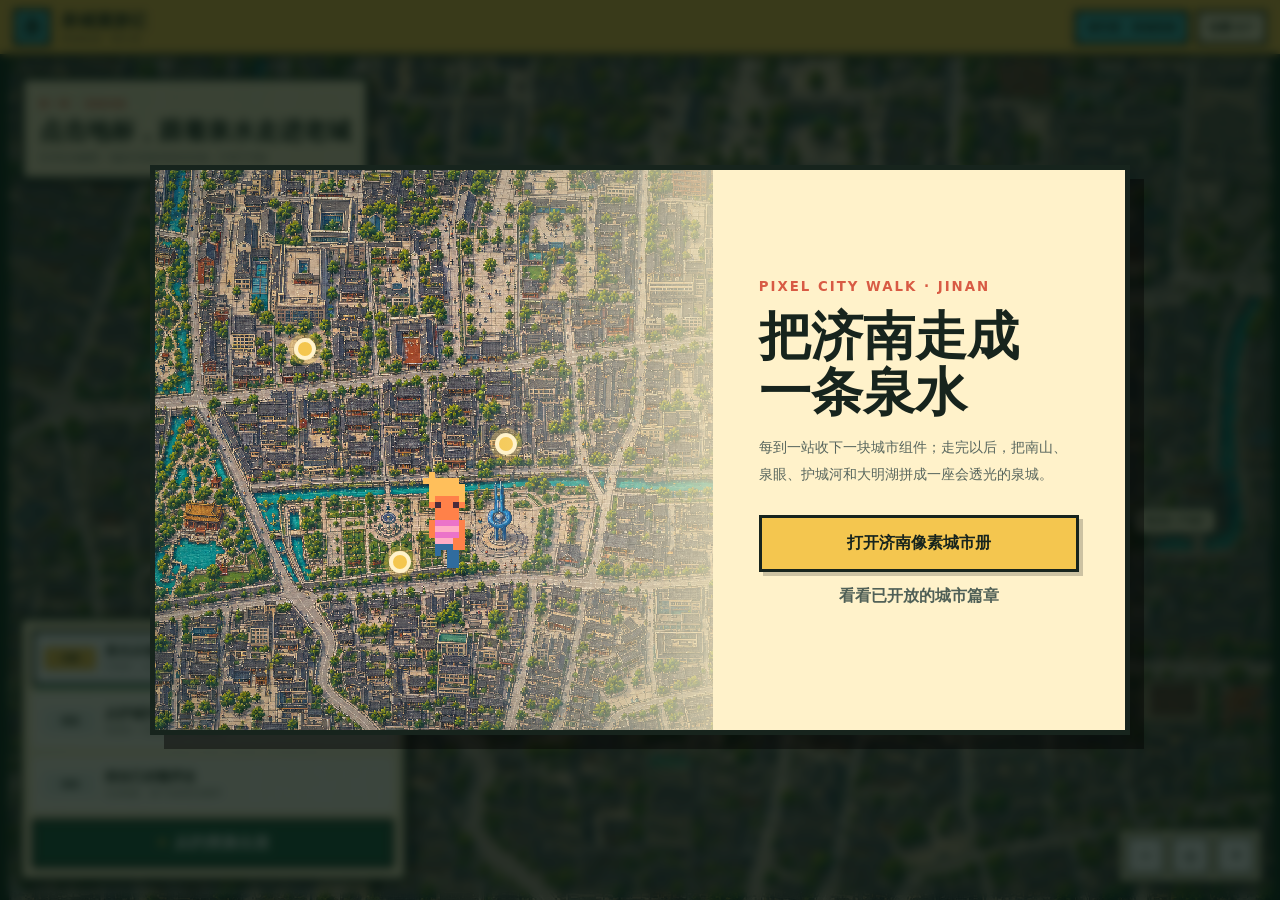
<file: index.html>
<!doctype html>
<!-- SPDX-License-Identifier: MIT -->
<html lang="zh-CN">
<head>
  <meta charset="utf-8">
  <meta name="viewport" content="width=device-width,initial-scale=1">
  <meta name="description" content="Pixel City Walk 的济南示例：边走边收集城市模块，最后把泉城水脉做成一件拼豆纪念物。">
  <title>泉城漫游记 · 济南像素世界</title>
  <link rel="icon" href="data:image/svg+xml,%3Csvg xmlns='http://www.w3.org/2000/svg' viewBox='0 0 64 64'%3E%3Crect width='64' height='64' fill='%2343bdc2'/%3E%3Crect x='4' y='4' width='56' height='56' fill='none' stroke='%2317241d' stroke-width='6'/%3E%3Ctext x='32' y='45' text-anchor='middle' font-size='38' font-family='sans-serif' font-weight='900' fill='%2317241d'%3E%E6%B3%89%3C/text%3E%3C/svg%3E">
  <link rel="stylesheet" href="css/style.css?v=20260812-10">
</head>
<body>
  <main class="app">
    <section class="frame">
      <header class="topbar">
        <div class="brand">
          <div class="brandmark">泉</div>
          <div>
            <b>泉城漫游记</b>
            <small id="playerGreeting">把一座城走成一件纪念物</small>
          </div>
        </div>
        <div class="top-actions">
          <button id="openChapters" hidden>济南城市册</button>
          <button id="openBeadGallery" hidden>拼豆图鉴（重制中）</button>
          <button id="resetTrip" hidden>↺ 重新开始</button>
          <button id="back" hidden>◎ 返回世界地图</button>
          <button id="openJournal">收藏 <b id="journalCount">0</b>/<span id="journalTotal">0</span></button>
          <button id="finishTrip" hidden>✓ 结束漫游</button>
        </div>
      </header>
      <section class="stage">
        <canvas id="game" class="game" tabindex="0"></canvas>
        <div class="scanlines"></div>
        <div class="hud">
          <div class="hud-line">
            <div><small>当前地点</small><br><strong id="zoneName">等待出发</strong></div>
            <span id="zoneIcon" style="font-size:27px">🗺️</span>
          </div>
          <div class="hud-state"><span id="nextTarget">先选一条路线</span> · <b id="zoneProgress">0/0</b></div>
        </div>
        <div class="hint">
          <span class="desktop-control">点击地面 / WASD / 方向键移动</span>
          <span class="mobile-control">点闪光景点，直接查看介绍</span>
        </div>
        <div id="prompt" class="prompt">
          <kbd class="desktop-control">E</kbd><span id="promptLabel">查看景点介绍</span>
        </div>
        <div class="dpad">
          <button class="up" data-key="w">▲</button>
          <button class="left" data-key="a">◀</button>
          <button class="right" data-key="d">▶</button>
          <button class="down" data-key="s">▼</button>
        </div>
        <button id="look" class="look">看看</button>
      </section>
      <section id="overview" class="overview">
        <div id="mapViewport" class="world-map">
          <div id="mapCanvas" class="map-canvas">
            <img src="cities/jinan/map.png" alt="抽象济南像素世界地图">
            <div id="pins"></div>
          </div>
          <div class="map-title">
            <small id="mapWaitKicker">泉宝正在等你出发</small>
            <h1 id="mapWelcome">今天从哪里开始逛？</h1>
            <p id="mapWaitHint">先选一条路线，也可以随便逛。</p>
          </div>
          <div class="route-picker" aria-label="选择漫游路线">
            <div id="routeCards" class="route-cards"></div>
            <button id="startRoute" class="route-start">从趵突泉出发</button>
          </div>
          <div class="map-controls" aria-label="地图缩放">
            <button id="mapZoomOut" aria-label="缩小地图">−</button>
            <button id="mapReset" aria-label="复位地图">◎</button>
            <button id="mapZoomIn" aria-label="放大地图">＋</button>
          </div>
          <div class="map-drag-tip">放大后，用手指拖动地图</div>
        </div>
      </section>
    </section>
  </main>

  <section id="chapterHub" class="chapter-hub" aria-modal="true" role="dialog" aria-labelledby="chapterHubTitle">
    <div class="chapter-atlas">
      <header class="chapter-atlas-head">
        <div>
          <small>PIXEL CITY WALK · JINAN CITY BOOK</small>
          <h1 id="chapterHubTitle">选择一本济南城市篇章</h1>
          <p>从泉、湖、商埠、山、黄河到新城。每完成一章，收下一张只属于这段路线的像素明信片。</p>
        </div>
        <button id="closeChapters" aria-label="关闭城市册">×</button>
      </header>
      <div id="chapterGrid" class="chapter-grid" aria-label="济南城市章节"></div>
      <footer><span id="chapterStatusSummary">真实地图制作中 · 章节结构已就绪</span><b>南山 · 中泉 · 北河</b></footer>
    </div>
  </section>

  <section id="onboarding" class="onboarding open" aria-modal="true" role="dialog">
    <article class="launch-card">
      <div class="launch-map" aria-hidden="true"><div class="launch-sprite"></div><i></i><i></i><i></i></div>
      <div class="launch-copy">
        <small>PIXEL CITY WALK · JINAN</small>
        <h1>把济南走成<br>一条泉水</h1>
        <p>每到一站收下一块城市组件；走完以后，把南山、泉眼、护城河和大明湖拼成一座会透光的泉城。</p>
        <button id="quickStart" class="primary" type="button">打开济南像素城市册</button>
        <button id="previewRoutes" class="text-button" type="button">看看已开放的城市篇章</button>
      </div>
    </article>
  </section>

  <section id="rotateHint" class="rotate-hint" aria-modal="true" role="dialog">
    <article class="rotate-card">
      <div class="phone-turn" aria-hidden="true"></div>
      <small id="rotateKicker">手机体验提示</small>
      <h2 id="rotateTitle">横过手机，地图会更清楚</h2>
      <p id="rotateText">横屏可以看到更完整的济南地图。进入后还可以使用右下角的“＋”放大，再用手指拖动查看细节。</p>
      <button id="continuePortrait" type="button">我知道了，继续体验</button>
    </article>
  </section>

  <section id="story" class="story">
    <article class="story-card">
      <div id="storyArt" class="story-art"></div>
      <div class="story-copy">
        <small id="storyKicker">泉城旅行手账 · 新发现</small>
        <h2 id="storyTitle"></h2>
        <p id="storyText"></p>
        <div class="facts">
          <div><b id="factA"></b><span id="factAText"></span></div>
          <div><b id="factB"></b><span id="factBText"></span></div>
        </div>
        <div class="story-actions">
          <button id="collect">盖下这枚印章</button>
          <button id="close" class="ghost">继续走走</button>
        </div>
      </div>
    </article>
  </section>

  <section id="tripEnd" class="trip-end" aria-modal="true" role="dialog">
    <article class="trip-result">
      <div class="card-wrap"><canvas id="travelCard" width="1600" height="900"></canvas></div>
      <div class="result-copy">
        <small id="resultKicker">本次泉城水脉收集完成</small>
        <h2 id="resultTitle">你的城市纪念物可以组装了</h2>
        <p id="resultDesc">路线不是图案：它决定你收集到了哪些城市模块。完成指定路线后，可以下载能真正照着拼的双底板图纸。</p>
        <label class="result-name"><span>把名字写在纪念卡上（选填）</span><input id="resultName" maxlength="12" autocomplete="nickname" placeholder="旅行者"></label>
        <div class="result-stats">
          <div><b id="resultZones">0</b><span id="statZonesLabel">走过区域</span></div>
          <div><b id="resultFinds">0</b><span id="statFindsLabel">收录风景</span></div>
        </div>
        <div class="result-actions">
          <button id="downloadCard" class="download">保存路线纪念卡</button>
          <button id="shareCard" class="share">分享这次漫游</button>
          <button id="makeBead" class="bead" hidden>地标拼豆重制中</button>
          <button id="continueTrip" class="continue">继续漫游</button>
        </div>
      </div>
    </article>
  </section>

  <section id="journal" class="journal" aria-modal="true" role="dialog">
    <article class="journal-panel">
      <header><div><small>QUANCHENG OBJECT COLLECTION</small><h2>我的泉城组件</h2></div><button id="closeJournal" aria-label="关闭收藏册">×</button></header>
      <div id="journalGrid" class="journal-grid"></div>
      <footer><span id="journalSummary">还没有盖下印章</span><button id="journalFinish">生成纪念卡</button></footer>
    </article>
  </section>

  <div id="stampToast" class="stamp-toast"><b>已盖章</b><span></span></div>

  <section id="beadMaker" class="bead-maker" aria-modal="true" role="dialog">
    <article class="bead-panel">
      <button id="closeBead" class="bead-close" aria-label="关闭拼豆预览">×</button>
      <div><small id="beadKicker">JINAN SCENIC BEAD COLLECTION</small><h2 id="beadTitle">济南景点拼豆图鉴</h2><p id="beadDesc">选择一处景点，查看实景照片像素化后的拼豆风景画。</p></div>
      <div id="beadGallery" class="bead-gallery" aria-label="济南景点拼豆图鉴"></div>
      <canvas id="beadCanvas" width="580" height="580"></canvas>
      <div id="beadModules" class="bead-modules"></div>
      <div class="bead-stats"><span><b id="beadCount">0</b> 颗豆</span><span><b id="beadColorCount">0</b> 种颜色</span><span><b id="beadBoardCount">0</b> 块标准底板</span></div>
      <div id="beadLegend" class="bead-legend"></div>
      <button id="downloadBead" class="primary">下载地标拼豆图纸</button>
      <p class="prototype-note">当前为48×36或36×48实景图纸；每一格对应一颗豆。参考色需在实体打样时映射到具体拼豆品牌色号。</p>
    </article>
  </section>

  <!-- Shown when city.json fails to load (e.g. opened via file:// without a static server). -->
  <section id="serverWarning" class="server-warning" aria-modal="true" role="dialog">
    <article class="card">
      <small>无法加载城市数据</small>
      <h2>这个城市包暂时无法打开</h2>
      <p>页面没有找到对应的城市数据。请确认城市包存在，或返回济南示例重新进入。</p>
      <p><code>?city=jinan</code></p>
    </article>
  </section>

  <div class="asset-credit">角色：Imogia Games / OpenGameArt（CC0） · 地形素材参考：Kenney RPG Urban（CC0）</div>

  <script>
    window.PCW_CITY_PACKAGES = { jinan: {
  "id": "jinan",
  "name": "济南",
  "subtitle": "泉城漫游记",
  "brandmark": "泉",
  "world": {
    "w": 1536,
    "h": 1024
  },
  "assets": {
    "map": "cities/jinan/map.png",
    "ticketBase": "cities/jinan/ticket-base.png",
    "sprite": "assets/character/james.png"
  },
  "theme": {
    "ink": "#17241d",
    "paper": "#fff2ca",
    "deep": "#102b20",
    "jade": "#1f6048",
    "mint": "#75c6a3",
    "gold": "#f4c64f",
    "red": "#d85b44",
    "water": "#43bdc2"
  },
  "player": {
    "startX": 760,
    "startY": 575
  },
  "camera": {
    "zoom": 1.65
  },
  "waters": [
    {
      "x": 960,
      "y": 128,
      "w": 64,
      "h": 32
    },
    {
      "x": 928,
      "y": 160,
      "w": 128,
      "h": 32
    },
    {
      "x": 1088,
      "y": 160,
      "w": 96,
      "h": 64
    },
    {
      "x": 1216,
      "y": 160,
      "w": 64,
      "h": 64
    },
    {
      "x": 1312,
      "y": 160,
      "w": 32,
      "h": 32
    },
    {
      "x": 928,
      "y": 192,
      "w": 96,
      "h": 32
    },
    {
      "x": 928,
      "y": 224,
      "w": 32,
      "h": 32
    },
    {
      "x": 1152,
      "y": 224,
      "w": 64,
      "h": 32
    },
    {
      "x": 1248,
      "y": 224,
      "w": 128,
      "h": 32
    },
    {
      "x": 960,
      "y": 256,
      "w": 32,
      "h": 32
    },
    {
      "x": 1184,
      "y": 256,
      "w": 224,
      "h": 32
    },
    {
      "x": 960,
      "y": 288,
      "w": 64,
      "h": 32
    },
    {
      "x": 1056,
      "y": 288,
      "w": 384,
      "h": 32
    },
    {
      "x": 928,
      "y": 320,
      "w": 320,
      "h": 32
    },
    {
      "x": 1344,
      "y": 320,
      "w": 96,
      "h": 32
    },
    {
      "x": 992,
      "y": 352,
      "w": 128,
      "h": 32
    },
    {
      "x": 1184,
      "y": 352,
      "w": 32,
      "h": 32
    },
    {
      "x": 1280,
      "y": 352,
      "w": 160,
      "h": 32
    },
    {
      "x": 192,
      "y": 384,
      "w": 128,
      "h": 32
    },
    {
      "x": 992,
      "y": 384,
      "w": 96,
      "h": 32
    },
    {
      "x": 1248,
      "y": 384,
      "w": 32,
      "h": 32
    },
    {
      "x": 256,
      "y": 416,
      "w": 96,
      "h": 32
    },
    {
      "x": 384,
      "y": 416,
      "w": 128,
      "h": 32
    },
    {
      "x": 160,
      "y": 448,
      "w": 64,
      "h": 32
    },
    {
      "x": 448,
      "y": 448,
      "w": 32,
      "h": 32
    },
    {
      "x": 128,
      "y": 480,
      "w": 64,
      "h": 64
    },
    {
      "x": 384,
      "y": 480,
      "w": 32,
      "h": 32
    },
    {
      "x": 352,
      "y": 512,
      "w": 32,
      "h": 32
    },
    {
      "x": 128,
      "y": 544,
      "w": 32,
      "h": 32
    },
    {
      "x": 288,
      "y": 544,
      "w": 96,
      "h": 32
    },
    {
      "x": 480,
      "y": 576,
      "w": 32,
      "h": 32
    },
    {
      "x": 416,
      "y": 608,
      "w": 96,
      "h": 32
    },
    {
      "x": 1120,
      "y": 608,
      "w": 32,
      "h": 64
    },
    {
      "x": 352,
      "y": 640,
      "w": 32,
      "h": 32
    },
    {
      "x": 448,
      "y": 640,
      "w": 32,
      "h": 32
    },
    {
      "x": 512,
      "y": 640,
      "w": 32,
      "h": 32
    },
    {
      "x": 1120,
      "y": 736,
      "w": 32,
      "h": 128
    }
  ],
  "npc": {
    "name": "泉宝",
    "role": "你的泉城向导",
    "spriteFilter": "hue-rotate(85deg) saturate(1.35)",
    "welcome": {
      "kicker": "欢迎来到泉城",
      "title": "你好，我是泉宝。\n先告诉我你叫什么？",
      "text": "我会陪你走进这张济南像素地图，发现泉水、老街和湖边的故事。",
      "inputPlaceholder": "输入你的名字",
      "submitLabel": "认识一下"
    },
    "guide": [
      {
        "title": "你好，{name}！",
        "text": "我是泉宝，从现在开始由我带你逛泉城。这里没有固定路线，你想先去哪儿都可以。"
      },
      {
        "title": "先从整张地图选一站",
        "text": "地图上的黄色地标都能点击。选中千佛山、趵突泉、大明湖或老城，就会进入那一片区域。"
      },
      {
        "title": "让小人真正走起来",
        "text": "进入景点后，用 WASD 或方向键行走；不习惯键盘，也可以直接点击地面，小人会自己走过去。"
      },
      {
        "title": "靠近闪光，听听故事",
        "text": "看到闪光标记就走近它，按 E 或点击“看看”。喜欢的风景可以收进你的旅行手账。"
      }
    ],
    "guideNextLabel": "继续",
    "guideStartLabel": "去选择第一站"
  },
  "ui": {
    "greetingSuffix": "的济南漫游",
    "mapWaitTitle": "{name}，今天从哪里开始逛？",
    "mapWaitKicker": "泉宝正在等你出发",
    "mapWaitHint": "点击黄色地标；放大后可拖动地图查看细节。",
    "zoneWaitName": "等待出发",
    "zoneWaitIcon": "🗺️",
    "promptLabel": "查看景点介绍",
    "finishLabel": "✓ 结束漫游",
    "backLabel": "◎ 返回世界地图",
    "lookLabel": "看看",
    "collectLabel": "收进手账",
    "collectedLabel": "✓ 已收进手账",
    "continueLabel": "继续走走",
    "continueTripLabel": "继续漫游",
    "downloadLabel": "下载我的像素明信片",
    "resultKicker": "本次泉城漫游完成",
    "resultTitle": "{name}，你的像素明信片做好了",
    "resultDesc": "这张济南旅行票根由 AI 绘制，并按确认过的景点相对方位制作。可以原样下载保存，也可以回到地图继续逛。",
    "statZonesLabel": "走过区域",
    "statFindsLabel": "收录风景",
    "storyKicker": "泉城旅行手账 · 新发现",
    "rotateKicker": "手机体验提示",
    "rotateTitle": "横过手机，地图会更清楚",
    "rotateText": "横屏可以看到更完整的济南地图。进入后还可以使用右下角的“＋”放大，再用手指拖动查看细节。",
    "rotateButton": "我知道了，继续体验",
    "assetCredit": "角色：Imogia Games / OpenGameArt（CC0） · 地形素材参考：Kenney RPG Urban（CC0）",
    "resetLabel": "↺ 重新开始"
  },
  "pins": {
    "tipDrag": "用手指拖动地图查看细节",
    "tipZoom": "点击“＋”放大地图"
  },
  "postcard": {
    "loadingText": "济南旅行明信片正在加载…",
    "downloadPrefix": "济南像素明信片",
    "resultTitleFallback": "你的像素明信片做好了",
    "overlay": {
      "panel": {
        "x": 84,
        "y": 664,
        "w": 520,
        "h": 152,
        "radius": 16,
        "bg": "rgba(255,250,240,.93)",
        "border": "#2b3a33",
        "borderWidth": 3
      },
      "lines": [
        {
          "text": "{mmdd}",
          "x": 1304,
          "y": 314,
          "font": "900 150px 'Arial Black','Arial',sans-serif",
          "color": "#2e2c29",
          "align": "center",
          "maxWidth": 306,
          "letterSpacing": "10px"
        },
        {
          "text": "{name} 的泉城足迹",
          "x": 1304,
          "y": 430,
          "font": "700 30px 'Microsoft YaHei','PingFang SC',sans-serif",
          "color": "#3c3a36",
          "align": "center",
          "maxWidth": 296,
          "letterSpacing": "4px"
        },
        {
          "text": "{date}",
          "x": 1304,
          "y": 497,
          "font": "800 46px Georgia,'Times New Roman',serif",
          "color": "#262421",
          "align": "center",
          "maxWidth": 296,
          "letterSpacing": "8px"
        },
        {
          "text": "宜：看泉  忌：赶路",
          "x": 1304,
          "y": 538,
          "font": "700 26px 'Microsoft YaHei','PingFang SC',sans-serif",
          "color": "#33312d",
          "align": "center",
          "maxWidth": 296,
          "letterSpacing": "3px"
        },
        {
          "text": "{name} 的泉城足迹",
          "x": 112,
          "y": 716,
          "font": "900 40px 'Microsoft YaHei','PingFang SC',sans-serif",
          "color": "#22332c",
          "maxWidth": 466
        },
        {
          "text": "{route}",
          "x": 112,
          "y": 756,
          "font": "700 24px 'Microsoft YaHei','PingFang SC',sans-serif",
          "color": "#4c5b52",
          "maxWidth": 466
        },
        {
          "text": "{date} · 走过 {zones} 个区域 · 收录 {finds} 处风景",
          "x": 112,
          "y": 794,
          "font": "700 24px 'Microsoft YaHei','PingFang SC',sans-serif",
          "color": "#4c5b52",
          "maxWidth": 466
        }
      ],
      "footer": {
        "text": "github.com/lzsrain/pixel-city-walk",
        "x": 800,
        "y": 878,
        "font": "700 22px 'Courier New',monospace",
        "color": "rgba(23,36,29,.6)",
        "align": "center"
      }
    }
  },
  "beadCollectibles": [
    {
      "id": "jinan-water-vein",
      "width": 58,
      "height": 29,
      "title": "泉城水脉 · 双底板拼豆灯牌",
      "unlockLabel": "收集趵突泉、泉城广场、黑虎泉三个水脉模块",
      "description": "这不是一栋楼，而是济南的成因：南山蓄水、泉眼上涌、护城河汇入大明湖。透明蓝豆组成地下水脉，走过的三个地点成为水面上的模块。",
      "downloadLabel": "下载泉城水脉双板图纸",
      "downloadName": "济南-泉城水脉-58x29-拼豆灯牌.png",
      "productType": "双底板横向灯牌",
      "moduleLabels": ["南山蓄水", "趵突泉三股", "泉城泉标", "黑虎泉", "大明湖"],
      "unlockRoute": ["baotu", "square", "heihu"],
      "palette": [
        {"name": "空位", "color": "#f7f1d7"}, {"name": "墨黑·轮廓", "color": "#202824"},
        {"name": "山绿·南山", "color": "#4d725b"}, {"name": "青石·地层", "color": "#817b6d"},
        {"name": "暖金·城灯", "color": "#e5a83c"}, {"name": "朱红·建筑", "color": "#a74332"},
        {"name": "透明蓝·泉涌", "color": "#a8e3e5"}, {"name": "泉蓝·水脉", "color": "#4a9fc2"},
        {"name": "深蓝·地下河", "color": "#26667f"}, {"name": "荷粉·大明湖", "color": "#dc7180"},
        {"name": "荷绿·大明湖", "color": "#6b9b67"}
      ],
      "pattern": [
        "0000000000000000000000000000000000000000000000000000000000", "0000000000000000000000000000000000000000000000000000000000", "0000000000000000000000000000000000000000000000000000000000", "0000000001000000000000000000000000040000000000000000000000", "0000000010100000000000000000000600060006000000000000000000", "0000000010100000000000000000000070070070000000000000000000", "0000000100210000000000000000000007070700000000000000000000", "0000001002021000000000000000000000777000000000000000000000", "0000010002002100000000000000000000070000000000000000000000", "0000010020002100000000006000000000070000000000000000100000", "0000102222222210000006060606353300070000333333333022222000", "0001002222220021000060600064644440070000313313313011111100", "0010002022200003535007007007444440070000060060060005555000", "0010020002000044444407007007444440070000060060060011111100", "0100200000000044444407007007444440070000060060060900000000", "0131111111113111111117117117311111111111161161169291111310", "0000000000000000000007007007000000000000060066666666666660", "0003000000000300300007007007003000000000003777777777777770", "0003030000000300000007007007033000000000003008888888888800", "0003000000030300000007007007003000000030003000000000000000", "0003000000000300000307007007003000000000003000000000030000", "0003000776777777767777777777777776777776777777777706000000", "0003066666666666666666666666666666666666666666666666000000", "0003000088888888888888888888888888888888888888888000000000", "0000000000000000000000000000000000000000000000000000000000", "0000000000000000000000000000000000000000000000000000000000", "0000000000000000000000000000000000000000000000000000000000", "0000000000000000000000000000000000000000000000000000000000", "0000000000000000000000000000000000000000000000000000000000"
      ]
    },
    {
      "id": "jiefang-pavilion",
      "size": 29,
      "title": "解放阁 · 地标拼豆冰箱贴",
      "unlockLabel": "完成趵突泉—泉城广场—黑虎泉路线后解锁",
      "description": "一块底板只做一座能认出的建筑：保留红星、双层飞檐和城墙台基；你的路线、日期与名字放到实体背卡，不破坏图案。",
      "downloadLabel": "下载解放阁拼豆图纸",
      "downloadName": "济南-解放阁-29x29-拼豆图纸.png",
      "unlockRoute": ["baotu", "square", "heihu"],
      "palette": [
        {"name": "空位", "color": "#f7f1d7"},
        {"name": "墨黑·楼影", "color": "#202824"},
        {"name": "铜绿·层檐", "color": "#3d7564"},
        {"name": "暖金·灯光", "color": "#e5a83c"},
        {"name": "朱红·梁柱", "color": "#a74332"},
        {"name": "月白·台基", "color": "#e9e2cc"},
        {"name": "湖蓝·水面", "color": "#4a9fc2"},
        {"name": "深蓝·倒影", "color": "#26667f"}
      ],
      "pattern": [
        "00000000000000400000000000000",
        "00000000000004440000000000000",
        "00000000000000400000000000000",
        "00000000111111111111100000000",
        "00000001022222222222010000000",
        "00000000004333433340000000000",
        "00000000004333433340000000000",
        "00000000004111111140000000000",
        "00000000004333433340000000000",
        "00001111111111111111111110000",
        "00010222222222222222222201000",
        "00000004333433433433340000000",
        "00000004333433433433340000000",
        "00000004333433433433340000000",
        "00000004111111111111140000000",
        "00000004333433433433340000000",
        "00000004333433433433340000000",
        "00000111111111111111111100000",
        "00000055555555555555555000000",
        "00000055555511111555555000000",
        "00000055555511111555555000000",
        "00000055555511111555555000000",
        "00000055555511111555555000000",
        "00005555555555555555555550000",
        "00055555555555555555555555000",
        "00111111111111111111111111100",
        "00066666666666666666666666000",
        "00000777777777777777777700000",
        "00000000000000000000000000000"
      ]
    }
  ],
  "zones": {
    "qianfo": {
      "name": "千佛山",
      "icon": "⛰️",
      "x": 230,
      "y": 205,
      "desc": "从山门沿石阶向上走",
      "scenes": [
        {
          "name": "山门石阶",
          "x": 250,
          "y": 185,
          "text": "山门一过，石阶把城市的车流声隔在身后。树影从两侧压下来，脚步不自觉放慢，这是千佛山给你的第一个提示：上山不需要赶路。",
          "a": "玩法",
          "at": "沿石阶向上，半山有平台可歇",
          "b": "气氛",
          "bt": "山林掩古建，清晨人最少"
        },
        {
          "name": "山腰泉潭",
          "x": 355,
          "y": 365,
          "text": "水从山石之间跌落下来，在半山聚成一小潭。泉城的水脉从这里有了想象——山上有泉，泉连着湖，湖连着城。坐在潭边听一会，水声盖过远处的路。",
          "a": "声音",
          "at": "跌水声清晰，雨后更响",
          "b": "建议",
          "bt": "潭边石凳坐五分钟再走"
        }
      ]
    },
    "baotu": {
      "name": "趵突泉",
      "icon": "💧",
      "x": 300,
      "y": 510,
      "desc": "沿泉水寻找不断翻涌的泉眼",
      "scenes": [
        {
          "name": "三股泉眼",
          "x": 330,
          "y": 500,
          "text": "三股泉水从池底同时翻涌，水柱有节奏地起落，从不间断。这是“泉城”得名的地方，也是济南所有泉眼里最直白的一处——水就在你脚边，伸手能碰到。",
          "a": "看点",
          "at": "三股泉眼昼夜不停翻涌",
          "b": "体验",
          "bt": "贴栏俯身听水声，别用闪光灯"
        },
        {
          "name": "泉边亭台",
          "x": 245,
          "y": 570,
          "text": "亭台压在水边，柳枝从头顶垂下来，水面把金瓦和绿色一起揉碎。这里适合停下来看细节：水纹、鱼、倒影，每一秒都不一样。绕水岸走半圈，会发现亭子换了角度。",
          "a": "路线",
          "at": "沿北岸向东绕行回望亭台",
          "b": "颜色",
          "bt": "碧水、金瓦、垂柳三色相叠"
        }
      ]
    },
    "square": {
      "name": "泉城广场",
      "icon": "⛲",
      "x": 760,
      "y": 575,
      "desc": "从城市中心向四个方向散步",
      "scenes": [
        {
          "name": "泉标广场",
          "x": 760,
          "y": 560,
          "text": "这里是济南的城市客厅，也是像素世界的中心点。蓝色泉标立在广场正中，向东能走到老城，向北通往大明湖，向西一拐就是趵突泉。不管从哪个方向回来，这里都像是一个坐标原点。",
          "a": "作用",
          "at": "旅行主城，四面出发的起点",
          "b": "方向",
          "bt": "西去看泉、北去看湖、东进老城"
        },
        {
          "name": "城市水轴",
          "x": 820,
          "y": 620,
          "text": "广场南侧有一排水景把道路和广场串在一起，走动时比看地图更能感到这座城市的尺度。水轴不长，但它是从广场过渡到护城河的一条线，顺着走能接上黑虎泉。",
          "a": "体验",
          "at": "沿水景向南步行接护城河",
          "b": "夜间",
          "bt": "泉标和水景有灯光，傍晚后更热闹"
        }
      ]
    },
    "daming": {
      "name": "大明湖",
      "icon": "🪷",
      "x": 1126,
      "y": 234,
      "desc": "绕湖岸寻找荷花、游船与石桥",
      "scenes": [
        {
          "name": "荷花湖面",
          "x": 1090,
          "y": 250,
          "text": "风一过，荷叶翻出背面，颜色变浅又变深。湖面上有游船慢慢移动，船尾拖出一道细纹。大明湖不是一块静止的蓝色，它一直在被风、船和阳光改写。夏天荷花最密，沿北岸走能看见大片莲叶。",
          "a": "季节",
          "at": "7-8月荷花盛开，最具代表性",
          "b": "散步",
          "bt": "沿北岸向西，湖面最开阔"
        },
        {
          "name": "湖心亭",
          "x": 1035,
          "y": 310,
          "text": "石桥把湖岸和亭子连在一起，柳树从两侧压向水面。这是大明湖最安静的一面：坐在亭里看湖，能听见自己呼吸。清晨水雾未散时最好，人少、光柔、水像一块磨过的玻璃。",
          "a": "气氛",
          "at": "慢时间的城市角落，适合发呆",
          "b": "建议",
          "bt": "清晨或傍晚停留，避开正午暴晒"
        }
      ]
    },
    "oldcity": {
      "name": "曲水亭街",
      "icon": "🏮",
      "x": 920,
      "y": 440,
      "desc": "沿泉水穿过老街、院落和小桥",
      "scenes": [
        {
          "name": "泉水老街",
          "x": 900,
          "y": 420,
          "text": "泉水从街边明渠里流过，石板路被水磨得发亮。旧房子紧挨着渠，居民出门就能看见水。这不是景区里搬来的水景，是真实的老城生活——洗衣、浇花、聊天，都围着这条水。",
          "a": "特点",
          "at": "泉水直接流进日常街巷",
          "b": "适合",
          "bt": "边走边看生活细节，别赶路"
        },
        {
          "name": "老城小桥",
          "x": 965,
          "y": 395,
          "text": "几座小石桥跨在泉渠上，桥面被踩得圆润。桥不是给游客拍照用的，是街巷两边居民每天的通道。站在桥上看水流从脚下过，能明白曲水亭街“曲”在哪里——水弯，街就跟着弯。",
          "a": "路线",
          "at": "从大明湖南侧走进老城",
          "b": "气氛",
          "bt": "安静、生活化，午后光影好"
        }
      ]
    },
    "heihu": {
      "name": "黑虎泉·护城河",
      "icon": "🐯",
      "x": 1162,
      "y": 620,
      "desc": "从黑虎泉沿护城河一路向南走",
      "scenes": [
        {
          "name": "黑虎泉",
          "x": 1123,
          "y": 598,
          "text": "泉水从石雕虎头口中奔涌而出，落进下方泉池，声音沉闷有力。和趵突泉的“翻涌”不同，黑虎泉是“冲出来”的，水势更猛。池水清到能看见底，护栏边常年有本地人提桶打水。",
          "a": "看点",
          "at": "三尊虎头出水，昼夜不息",
          "b": "声音",
          "bt": "近处能感到水流的冲击声"
        },
        {
          "name": "护城河水路",
          "x": 1139,
          "y": 726,
          "text": "从黑虎泉向南，护城河变成一条连续的水路。河两岸有柳树和步道，水把泉群、老城和城市绿道串在一起。沿河走不需要看地图，跟着水走就能走到下一处。河里有游船经过，但岸上更自在。",
          "a": "路线",
          "at": "沿河东岸向南步行",
          "b": "体验",
          "bt": "水、树荫与城市并行，夏天最凉快"
        },
        {
          "name": "河畔慢行道",
          "x": 1162,
          "y": 865,
          "text": "走到这里，护城河已经从景区变成了城市生活的一部分。跑步的人、遛弯的老人、骑车的孩子共享这条沿河绿道。游览不再是一个个景点，而是一条连续的泉水生活线——水一直流，路一直沿。",
          "a": "适合",
          "at": "慢走、骑行、跑步都合适",
          "b": "方向",
          "bt": "继续向南可接环城公园全线"
        }
      ]
    }
  }
} };
  </script>
  <!-- 章节配置与视觉资源解耦：同名图片落盘后无需再改引擎。 -->
  <script src="cities/jinan/chapters.js?v=20260813-1"></script>
  <!-- 拼豆图鉴因视觉质量不达标暂时下线，完成手绘像素母稿后再恢复。 -->
  <script src="js/engine.js?v=20260813-1"></script>
</body>
</html>
</file>
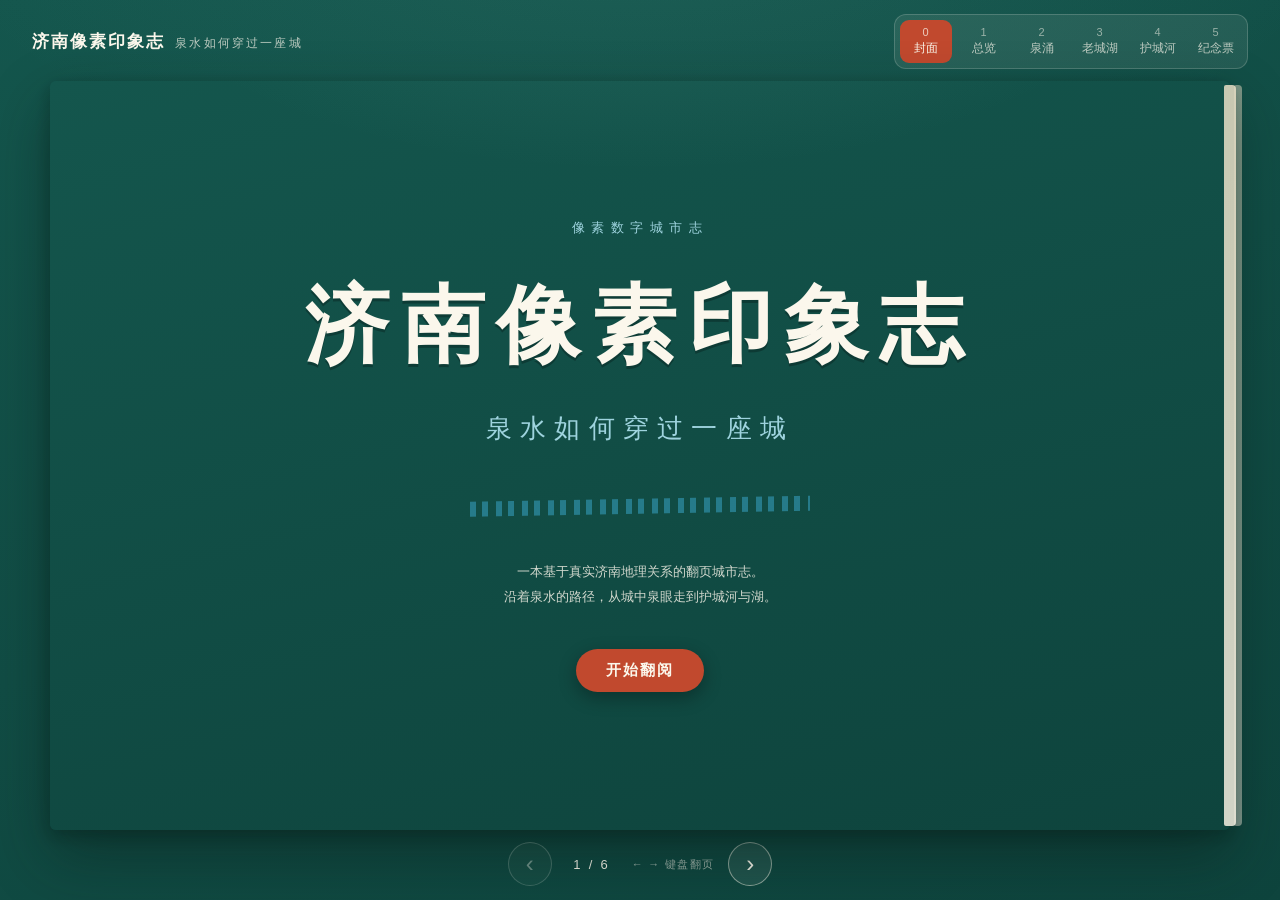
<file: mvp-book/index.html>
<!DOCTYPE html>
<html lang="zh-CN">
<head>
<meta charset="UTF-8">
<meta name="viewport" content="width=device-width, initial-scale=1, viewport-fit=cover">
<title>济南像素印象志 · 泉水如何穿过一座城</title>
<meta name="description" content="以真实济南地理关系为底的翻页数字城市志：沿着泉水，从城中泉眼读到护城河与湖。">
<link rel="stylesheet" href="style.css">
</head>
<body>
<div class="stage">

  <header class="book-bar">
    <div class="brand">济南像素印象志<span class="brand-sub">泉水如何穿过一座城</span></div>
    <nav class="chapter-index" id="chapterIndex" aria-label="章节索引">
      <button type="button" class="idx-item" data-goto="0"><span class="idx-num">0</span><span class="idx-label">封面</span></button>
      <button type="button" class="idx-item" data-goto="1"><span class="idx-num">1</span><span class="idx-label">总览</span></button>
      <button type="button" class="idx-item" data-goto="2"><span class="idx-num">2</span><span class="idx-label">泉涌</span></button>
      <button type="button" class="idx-item" data-goto="3"><span class="idx-num">3</span><span class="idx-label">老城湖</span></button>
      <button type="button" class="idx-item" data-goto="4"><span class="idx-num">4</span><span class="idx-label">护城河</span></button>
      <button type="button" class="idx-item" data-goto="5"><span class="idx-num">5</span><span class="idx-label">纪念票</span></button>
    </nav>
  </header>

  <main class="book-wrap">
    <div class="book" id="book">

      <section class="page cover-page" data-page="0" aria-label="封面" role="region" aria-roledescription="页">
        <div class="page-inner cover-inner">
          <p class="cover-kicker">像素数字城市志</p>
          <h1 class="cover-title">济南像素印象志</h1>
          <p class="cover-subtitle">泉水如何穿过一座城</p>
          <div class="cover-water" aria-hidden="true"></div>
          <p class="cover-note">一本基于真实济南地理关系的翻页城市志。<br>沿着泉水的路径，从城中泉眼走到护城河与湖。</p>
          <button type="button" class="btn btn-vermilion" data-goto="1">开始翻阅</button>
        </div>
      </section>

      <section class="page" data-page="1" aria-label="总览：真实济南中心城区" role="region" aria-roledescription="页">
        <div class="page-inner">
          <div class="page-head">
            <span class="page-num">01</span>
            <h2 class="page-title">总览：泉水如何穿过一座城</h2>
          </div>
          <div class="page-body split">
            <figure class="figure">
              <img class="map-real" src="../cities/jinan/chapters/real-core-map-v2.png"
                   alt="济南中心城区真实俯视图：道路、水系与泉眼位置来自真实地理数据">
              <figcaption>这张俯视图来自真实济南中心城区的道路、水系与位置关系（OpenStreetMap 地理数据），不是虚构地图。</figcaption>
            </figure>
            <div class="aside">
              <h3 class="aside-title">本书路线</h3>
              <ol class="route-list">
                <li><b>趵突泉</b><span>泉从城中涌出</span></li>
                <li><b>五龙潭</b><span>泉从城中涌出</span></li>
                <li><b>大明湖</b><span>泉流进老城与湖</span></li>
                <li><b>曲水亭街 · 百花洲</b><span>泉流进老城与湖</span></li>
                <li><b>黑虎泉 · 解放阁</b><span>护城河与城市客厅</span></li>
                <li><b>泉城广场</b><span>护城河与城市客厅</span></li>
              </ol>
              <p class="aside-note">六个地点将依次出现在后面几页。地图上的水与路，都来自真实位置关系。</p>
            </div>
          </div>
        </div>
      </section>

      <section class="page" data-page="2" aria-label="泉从城中涌出：趵突泉与五龙潭" role="region" aria-roledescription="页">
        <div class="page-inner">
          <div class="page-head">
            <span class="page-num">02</span>
            <h2 class="page-title">泉从城中涌出</h2>
            <span class="page-sub">趵突泉 · 五龙潭</span>
          </div>
          <div class="page-body split">
            <figure class="figure">
              <img data-src="../cities/jinan/chapters/oldcity-aerial-v3.png"
                   src="[data-uri]"
                   alt="济南老城像素鸟瞰图：城中的趵突泉与五龙潭">
              <figcaption>老城中的泉水与潭水。像素鸟瞰为示意画风，位置关系对应真实济南。</figcaption>
            </figure>
            <div class="aside">
              <div class="landmark">
                <h4 class="landmark-name"><i class="dot dot-blue"></i>趵突泉</h4>
                <p class="landmark-text">老城西南的泉眼之首。泉水从地下涌出，三股泉涌常年在城中池内翻涌，池水清澈见底。</p>
              </div>
              <div class="landmark">
                <h4 class="landmark-name"><i class="dot dot-blue"></i>五龙潭</h4>
                <p class="landmark-text">趵突泉北侧的一片水潭。周边泉水汇入，水面开阔，老柳依岸，是城中另一处泉聚而成的水。</p>
              </div>
            </div>
          </div>
          <blockquote class="memory">泉不是城外的景点，它从城里涌出来。</blockquote>
        </div>
      </section>

      <section class="page" data-page="3" aria-label="泉流进老城与湖：大明湖、曲水亭街与百花洲" role="region" aria-roledescription="页">
        <div class="page-inner">
          <div class="page-head">
            <span class="page-num">03</span>
            <h2 class="page-title">泉流进老城与湖</h2>
            <span class="page-sub">大明湖 · 曲水亭街 · 百花洲</span>
          </div>
          <div class="page-body split">
            <figure class="figure">
              <img data-src="../cities/jinan/chapters/mingfu-aerial-v3.png"
                   src="[data-uri]"
                   alt="济南明府城与大明湖像素鸟瞰图：泉渠穿过老城街巷，汇入北面的湖">
              <figcaption>泉水穿过老城街巷，最后汇成老城北面的湖。像素鸟瞰为示意画风。</figcaption>
            </figure>
            <div class="aside">
              <div class="landmark">
                <h4 class="landmark-name"><i class="dot dot-blue"></i>曲水亭街</h4>
                <p class="landmark-text">泉水沿街边的水渠流过灰瓦老屋与石桥，老街临水而居，水是这条街的生活主线。</p>
              </div>
              <div class="landmark">
                <h4 class="landmark-name"><i class="dot dot-blue"></i>百花洲</h4>
                <p class="landmark-text">大明湖与老城之间的一片水院。泉水在此汇入，荷叶临水，民居依岸而建。</p>
              </div>
              <div class="landmark">
                <h4 class="landmark-name"><i class="dot dot-blue"></i>大明湖</h4>
                <p class="landmark-text">老城北面的湖。泉水和护城河的水在此汇聚，开阔的湖面成为一城湖光。</p>
              </div>
            </div>
          </div>
          <blockquote class="memory">水穿过街巷，最后成为老城北面的湖。</blockquote>
        </div>
      </section>

      <section class="page" data-page="4" aria-label="护城河与城市客厅：黑虎泉、解放阁与泉城广场" role="region" aria-roledescription="页">
        <div class="page-inner">
          <div class="page-head">
            <span class="page-num">04</span>
            <h2 class="page-title">护城河与城市客厅</h2>
            <span class="page-sub">黑虎泉 · 解放阁 · 泉城广场</span>
          </div>
          <div class="page-body split">
            <figure class="figure">
              <img data-src="../cities/jinan/chapters/jinan-core-isometric-v3.png"
                   src="[data-uri]"
                   alt="济南城中心等距像素图：护城河、黑虎泉、解放阁与泉城广场">
              <figcaption>泉水沿护城河继续流，古城与今天的城市生活在这一带相遇。像素图为示意画风。</figcaption>
            </figure>
            <div class="aside">
              <div class="landmark">
                <h4 class="landmark-name"><i class="dot dot-red"></i>黑虎泉</h4>
                <p class="landmark-text">护城河南岸的泉眼。泉水从石虎口中吐出，三股出水直接汇入护城河。</p>
              </div>
              <div class="landmark">
                <h4 class="landmark-name"><i class="dot dot-red"></i>解放阁</h4>
                <p class="landmark-text">黑虎泉旁的老城墙台，立在护城河岸，古城的一面留到了今天。</p>
              </div>
              <div class="landmark">
                <h4 class="landmark-name"><i class="dot dot-red"></i>泉城广场</h4>
                <p class="landmark-text">位于趵突泉与黑虎泉之间的城市广场，泉标立在广场中央，是今天的城市客厅。</p>
              </div>
            </div>
          </div>
          <blockquote class="memory">泉沿护城河继续流，古城与今天的城市生活在这里相遇。</blockquote>
        </div>
      </section>

      <section class="page ticket-page" data-page="5" aria-label="末页纪念票" role="region" aria-roledescription="页">
        <div class="page-inner">
          <div class="page-head">
            <span class="page-num">05</span>
            <h2 class="page-title">末页纪念票</h2>
          </div>
          <div class="ticket-wrap">
            <figure class="figure ticket-figure">
              <img data-src="../cities/jinan/ticket-base.png"
                   src="[data-uri]"
                   alt="济南纪念票根：泉城水脉与七个核心地点">
              <figcaption>这是本志的纪念票，票面由项目既有素材组合而成。</figcaption>
            </figure>
            <div class="ticket-side">
              <p class="ticket-kicker">已看过 7 个核心地点</p>
              <ul class="place-list">
                <li>趵突泉</li>
                <li>五龙潭</li>
                <li>大明湖</li>
                <li>曲水亭街 · 百花洲</li>
                <li>黑虎泉</li>
                <li>解放阁</li>
                <li>泉城广场</li>
              </ul>
              <p class="ticket-closing">我记住了：<strong>泉—城—湖是一体的</strong></p>
              <button type="button" class="btn btn-ghost" data-goto="0">回到封面</button>
            </div>
          </div>
        </div>
      </section>

    </div>
  </main>

  <footer class="book-nav">
    <button type="button" class="nav-btn" id="prevBtn" aria-label="上一页">‹</button>
    <div class="page-counter" id="pageCounter" aria-live="polite">1 / 6</div>
    <div class="nav-hint">← → 键盘翻页</div>
    <button type="button" class="nav-btn" id="nextBtn" aria-label="下一页">›</button>
  </footer>

</div>
<script src="app.js"></script>
</body>
</html>
</file>
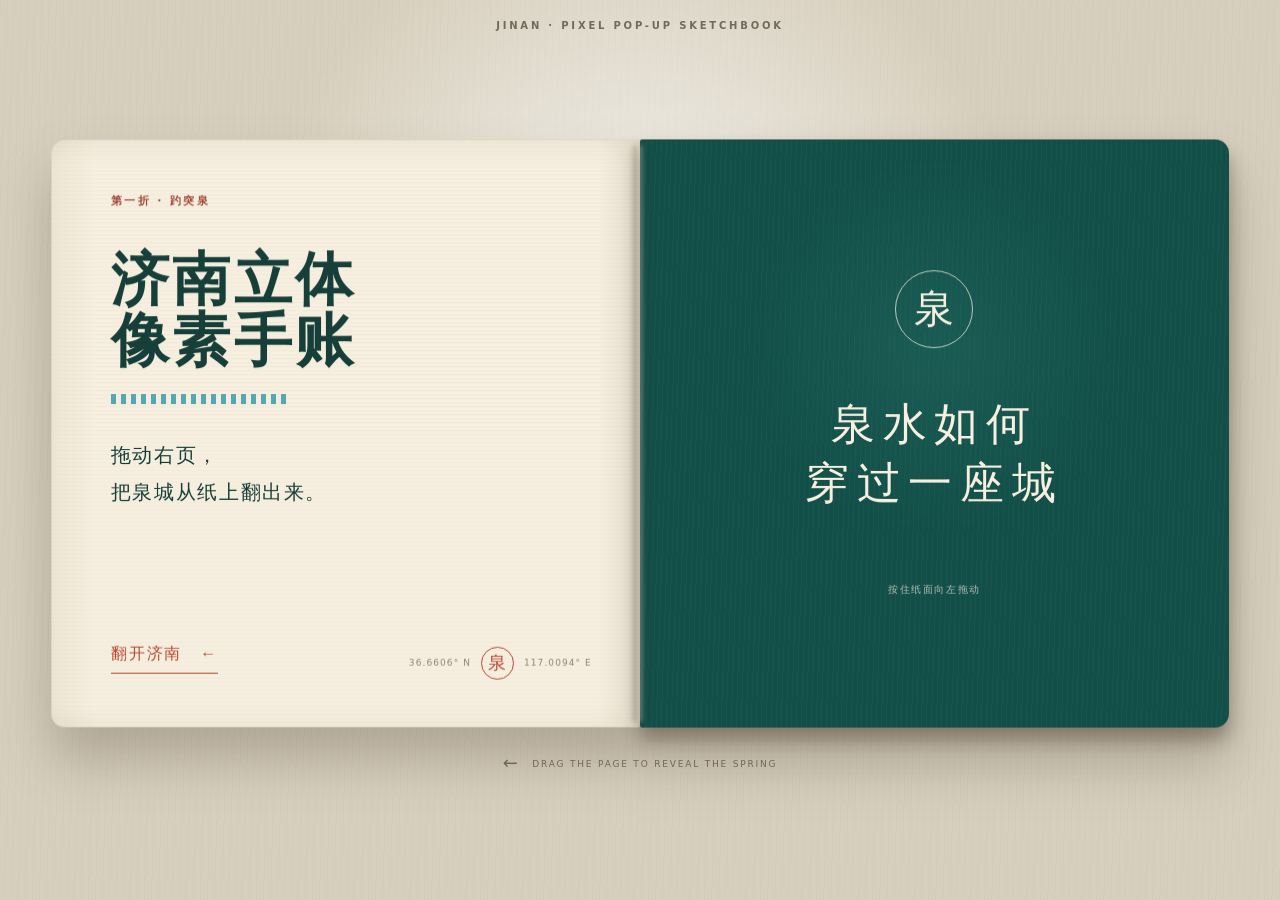
<file: popup-mvp/index.html>
<!doctype html>
<html lang="zh-CN">
<head>
  <meta charset="utf-8">
  <meta name="viewport" content="width=device-width,initial-scale=1,viewport-fit=cover">
  <title>济南立体像素手账 · 趵突泉</title>
  <meta name="description" content="拖动书页，让趵突泉从纸上立起来。">
  <link rel="stylesheet" href="style.css">
</head>
<body>
  <main class="desk">
    <p class="eyebrow">JINAN · PIXEL POP-UP SKETCHBOOK</p>
    <div class="book-shell" id="bookShell">
      <div class="book" id="book">
        <section class="page left-page" aria-label="手账说明">
          <div class="left-copy">
            <span class="chapter">第一折 · 趵突泉</span>
            <h1>济南立体<br>像素手账</h1>
            <i class="water-rule" aria-hidden="true"></i>
            <p>拖动右页，<br>把泉城从纸上翻出来。</p>
            <button id="openBook" type="button">翻开济南 <span>←</span></button>
          </div>
          <div class="map-note" aria-hidden="true">
            <span>36.6606° N</span><b>泉</b><span>117.0094° E</span>
          </div>
        </section>

        <section class="page right-page" aria-label="趵突泉立体像素场景">
          <div class="scene" id="scene">
            <div class="scene-layer water-layer"></div>
            <div class="scene-layer pavilion-layer"></div>
            <div class="scene-layer foreground-layer"></div>
            <div class="scene-glow"></div>
            <small class="truth-label">真实地点 · 艺术化像素立体场景</small>
          </div>
          <button class="hotspot" id="hotspot" type="button" aria-expanded="false" aria-controls="storyCard">
            <span>泉</span>
          </button>
          <aside class="story-card" id="storyCard" aria-hidden="true">
            <button id="closeStory" type="button" aria-label="关闭简介">×</button>
            <span class="story-kicker">真实地点 · 01</span>
            <h2>趵突泉 · 三股水</h2>
            <p>地下泉水从三处泉眼涌出。它不是城外的景点，而是济南水系在城中露出的起点。</p>
          </aside>
        </section>

        <div class="spine" aria-hidden="true"></div>
        <div class="turning-page" id="turningPage" aria-label="可拖动书页">
          <div class="paper-front">
            <span class="cover-mark">泉</span>
            <p>泉水如何<br>穿过一座城</p>
            <small>按住纸面向左拖动</small>
          </div>
          <div class="paper-back">
            <div class="back-note">
              <small>济南 · 泉城水脉</small>
              <strong>一页纸，<br>托起一眼泉。</strong>
              <p>泉从城里涌出，<br>再沿水系穿过整座济南。</p>
            </div>
            <span>趵突泉</span>
          </div>
          <div class="curl" aria-hidden="true"></div>
        </div>
      </div>
    </div>
    <p class="gesture-hint" id="gestureHint"><span>←</span> DRAG THE PAGE TO REVEAL THE SPRING</p>
  </main>
  <script src="app.js"></script>
</body>
</html>
</file>
<file: css/style.css>
/* One focused game layout: onboarding, world map, then free exploration. */
:root{--ink:#17241d;--paper:#fff2ca;--deep:#102b20;--jade:#1f6048;--mint:#75c6a3;--gold:#f4c64f;--red:#d85b44;--water:#43bdc2;--shadow:rgba(2,12,8,.38);--city-map-url:url('../cities/jinan/map.png');--sprite-url:url('../assets/character/james.png');font-family:"Microsoft YaHei","PingFang SC",system-ui,sans-serif;color:var(--ink)}*{box-sizing:border-box}body{margin:0;min-height:100vh;overflow:hidden;background:#0c2018}button,input{font:inherit;color:inherit}.app{height:100vh;background:#0c2018}.frame{position:relative;height:100vh;overflow:hidden;background:var(--paper);display:grid;grid-template-rows:58px minmax(0,1fr)}
.topbar{display:flex;align-items:center;justify-content:space-between;padding:0 13px;border-bottom:4px solid var(--ink);background:var(--gold)}.brand{display:flex;align-items:center;gap:10px}.brandmark{width:38px;height:38px;border:3px solid var(--ink);background:var(--water);display:grid;place-items:center;font-size:20px;font-weight:900}.brand b{font-size:17px}.brand small{display:block;font-size:10px;opacity:.63}.top-actions{display:flex;gap:7px}.topbar button{border:3px solid var(--ink);background:var(--paper);padding:7px 10px;font-size:11px;font-weight:900;cursor:pointer}.topbar button:hover{background:var(--mint)}[hidden]{display:none!important}
.stage{position:relative;min-height:0;overflow:hidden;background:#18392b}.game{position:absolute;inset:0;width:100%;height:100%;display:block;image-rendering:pixelated;cursor:crosshair}.game:focus{outline:4px solid var(--gold);outline-offset:-4px}.scanlines{position:absolute;inset:0;pointer-events:none;z-index:3;background:repeating-linear-gradient(0deg,transparent 0 3px,rgba(5,15,10,.035) 3px 4px)}
.hud{position:absolute;z-index:5;left:14px;top:14px;width:224px;padding:10px;border:3px solid var(--ink);background:rgba(255,242,202,.94);box-shadow:5px 5px 0 rgba(0,0,0,.26);pointer-events:none}.hud small{font-size:9px;color:#657068}.hud strong{font-size:18px}.hud-line{display:flex;align-items:center;justify-content:space-between}.hud-state{margin-top:7px;border-top:2px dashed #708078;padding-top:7px;font-size:10px;font-weight:900}.hud-state span{color:var(--red)}.hint{position:absolute;z-index:5;right:14px;top:14px;padding:7px 9px;border:2px solid var(--ink);background:rgba(255,242,202,.92);font-size:9px;font-weight:900}.mobile-control{display:none}.prompt{position:absolute;z-index:7;left:50%;bottom:22px;transform:translate(-50%,100px);opacity:0;transition:.2s;padding:9px 13px;border:3px solid var(--ink);background:var(--paper);box-shadow:5px 5px 0 rgba(0,0,0,.28);font-size:11px;font-weight:900}.prompt.show{transform:translate(-50%,0);opacity:1}.prompt kbd{border:2px solid var(--ink);background:var(--gold);padding:3px 6px;margin-right:6px}.dpad{position:absolute;z-index:8;left:18px;bottom:18px;width:122px;height:122px}.dpad button{position:absolute;width:42px;height:42px;border:3px solid var(--ink);background:var(--paper);font-weight:900;cursor:pointer;box-shadow:2px 2px 0 rgba(0,0,0,.3)}.dpad button:active{background:var(--mint);transform:translate(1px,1px)}.up{left:40px}.left{left:0;top:40px}.right{right:0;top:40px}.down{left:40px;bottom:0}.look{position:absolute;z-index:8;right:22px;bottom:22px;width:74px;height:74px;border:4px solid var(--ink);border-radius:50%;background:var(--gold);font-weight:900;cursor:pointer;box-shadow:4px 5px 0 rgba(0,0,0,.3)}
.overview{position:absolute;z-index:20;inset:58px 0 0;background:#102b20;transition:opacity .32s,transform .32s}.overview.hidden{opacity:0;pointer-events:none;transform:scale(1.025)}.world-map{position:absolute;inset:0;display:grid;place-items:center;overflow:hidden;background:radial-gradient(circle at center,#285540,#102b20 72%);touch-action:none}.map-canvas{position:relative;width:min(100%,calc((100vh - 58px)*1.5));aspect-ratio:3/2;flex:none;transform:translate3d(0,0,0) scale(1);transform-origin:center;transition:transform .35s cubic-bezier(.32,.72,0,1);will-change:transform}.map-canvas.dragging{transition:none}.map-canvas>img{position:absolute;inset:0;width:100%;height:100%;display:block;object-fit:contain;image-rendering:pixelated;filter:saturate(.92) contrast(1.05)}.map-canvas:after{content:"";position:absolute;inset:0;pointer-events:none;background:radial-gradient(circle at 50% 50%,transparent 54%,rgba(3,18,11,.26)),repeating-linear-gradient(0deg,transparent 0 3px,rgba(0,0,0,.035) 3px 4px)}.map-title{position:absolute;z-index:7;left:20px;top:18px;border:4px solid var(--ink);background:rgba(255,242,202,.96);padding:12px 15px;box-shadow:6px 6px 0 rgba(0,0,0,.28);pointer-events:none}.map-title small{font-size:9px;font-weight:900;color:var(--red);letter-spacing:1.5px}.map-title h1{margin:4px 0;font-size:24px}.map-title p{margin:0;font-size:10px;color:#5e6962}.map-controls{position:absolute;z-index:9;right:16px;bottom:16px;display:flex;gap:6px;padding:6px;border:3px solid var(--ink);background:rgba(255,242,202,.95);box-shadow:4px 4px 0 rgba(0,0,0,.25)}.map-controls button{width:39px;height:39px;border:2px solid var(--ink);background:white;font-weight:900;cursor:pointer}.map-controls button:hover{background:var(--mint)}.map-drag-tip{display:none;position:absolute;z-index:7;left:50%;bottom:18px;transform:translateX(-50%);padding:7px 11px;background:rgba(16,43,32,.88);color:white;font-size:9px;font-weight:900;pointer-events:none}.pin{position:absolute;z-index:4;transform:translate(-50%,-50%);width:52px;height:52px;border:4px solid var(--ink);border-radius:50% 50% 50% 9px;background:var(--gold);box-shadow:4px 4px 0 rgba(0,0,0,.3);cursor:pointer;transition:background .22s cubic-bezier(.32,.72,0,1),scale .22s cubic-bezier(.32,.72,0,1)}.pin span{display:block;transform:rotate(45deg);font-size:21px}.pin{transform:translate(-50%,-50%) rotate(-45deg)}.pin:hover,.pin.selected{background:var(--mint);scale:1.12}.pin b{position:absolute;left:44px;top:46px;transform:rotate(45deg);border:3px solid var(--ink);background:var(--paper);padding:4px 7px;font-size:10px;white-space:nowrap}
.story{position:fixed;z-index:50;inset:0;display:none;align-items:center;justify-content:center;padding:20px;background:rgba(3,14,9,.8)}.story.open{display:flex}.story-card{width:min(720px,100%);display:grid;grid-template-columns:1fr 1fr;border:5px solid var(--ink);background:var(--paper);box-shadow:12px 12px 0 rgba(0,0,0,.42);overflow:hidden}.story-art{min-height:390px;background:var(--city-map-url) center/300% auto no-repeat;image-rendering:pixelated}.story-copy{padding:24px;display:flex;flex-direction:column}.story-copy small{font-size:9px;color:var(--red);font-weight:900;letter-spacing:1.4px}.story-copy h2{margin:8px 0;font-size:29px}.story-copy p{font-size:12px;line-height:1.8;color:#505a54}.facts{display:grid;grid-template-columns:1fr 1fr;gap:8px}.facts div{border:2px solid var(--ink);background:white;padding:8px}.facts b,.facts span{display:block;font-size:9px}.facts span{color:#69736c;margin-top:3px}.story-actions{display:flex;gap:8px;margin-top:auto}.story-actions button{flex:1;border:3px solid var(--ink);background:var(--gold);padding:10px;font-weight:900;cursor:pointer}.story-actions .ghost{background:white}
.asset-credit{position:fixed;z-index:60;left:12px;bottom:4px;color:rgba(255,255,255,.6);font-size:8px;pointer-events:none}
.onboarding{position:fixed;z-index:100;inset:0;display:none;place-items:center;padding:22px;background:rgba(4,18,12,.78);backdrop-filter:blur(5px)}.onboarding.open{display:grid}.intro-card{width:min(760px,100%);min-height:390px;display:grid;grid-template-columns:230px minmax(0,1fr);border:5px solid var(--ink);background:var(--paper);box-shadow:14px 14px 0 rgba(0,0,0,.45);overflow:hidden}.npc-panel{position:relative;display:grid;place-items:center;align-content:center;gap:18px;padding:22px;background:linear-gradient(#2f7f60,#174a38);border-right:5px solid var(--ink);color:white;text-align:center}.npc-panel:before{content:"";position:absolute;inset:0;background:repeating-linear-gradient(0deg,transparent 0 5px,rgba(0,0,0,.04) 5px 6px);pointer-events:none}.npc-sprite{width:64px;height:128px;background:var(--sprite-url) 0 0/512px 1024px no-repeat;image-rendering:pixelated;filter:hue-rotate(85deg) saturate(1.35);transform:scale(1.15);transform-origin:center bottom}.npc-panel b{position:relative;font-size:22px;color:var(--gold)}.npc-panel span{position:relative;font-size:11px;opacity:.8}.intro-copy{padding:34px;display:flex;flex-direction:column;justify-content:center}.intro-copy small{color:var(--red);font-weight:900;letter-spacing:2px}.intro-copy h1{margin:10px 0 8px;font-size:30px;line-height:1.25}.intro-copy p{margin:0 0 20px;color:#536159;font-size:13px;line-height:1.8}.name-form{display:flex;gap:9px}.name-form input{min-width:0;flex:1;border:3px solid var(--ink);background:white;padding:12px 13px;font-size:15px;font-weight:900;outline:none}.name-form input:focus{box-shadow:0 0 0 4px var(--mint)}.primary{border:3px solid var(--ink);background:var(--gold);padding:11px 16px;font-weight:900;cursor:pointer;box-shadow:4px 4px 0 rgba(0,0,0,.2)}.primary:hover{background:var(--mint)}.guide-progress{display:flex;gap:7px;margin:2px 0 22px}.guide-progress i{width:28px;height:6px;background:#c6b98e;border:1px solid var(--ink)}.guide-progress i.active{background:var(--gold)}.guide-actions{display:flex;justify-content:flex-end}
.rotate-hint{position:fixed;z-index:105;inset:0;display:none;place-items:center;padding:22px;background:rgba(4,18,12,.88);backdrop-filter:blur(6px)}.rotate-hint.open{display:grid}.rotate-card{width:min(350px,100%);border:4px solid var(--ink);background:var(--paper);padding:26px;text-align:center;box-shadow:10px 10px 0 rgba(0,0,0,.4)}.phone-turn{width:74px;height:116px;margin:0 auto 20px;border:5px solid var(--ink);border-radius:12px;background:var(--water);position:relative;animation:phone-turn 1.8s cubic-bezier(.32,.72,0,1) infinite alternate}.phone-turn:after{content:"";position:absolute;left:50%;bottom:6px;width:12px;height:3px;transform:translateX(-50%);background:var(--ink)}.rotate-card small{font-weight:900;color:var(--red);letter-spacing:1.6px}.rotate-card h2{font-size:24px;margin:10px 0}.rotate-card p{font-size:12px;line-height:1.75;color:#58655d}.rotate-card button{width:100%;margin-top:8px;border:3px solid var(--ink);background:var(--gold);padding:11px;font-weight:900;cursor:pointer}@keyframes phone-turn{to{transform:rotate(90deg) scale(.9)}}
.trip-end{position:fixed;z-index:110;inset:0;display:none;place-items:center;padding:18px;background:rgba(3,14,9,.88)}.trip-end.open{display:grid}.trip-result{width:min(1240px,100%);max-height:94vh;display:grid;grid-template-columns:minmax(500px,760px) minmax(260px,1fr);border:5px solid var(--ink);background:var(--paper);box-shadow:14px 14px 0 rgba(0,0,0,.46);overflow:auto}.card-wrap{display:grid;place-items:center;padding:18px;background:#153e2f}.card-wrap canvas{display:block;width:100%;height:auto;max-height:78vh;object-fit:contain;border:3px solid var(--ink);box-shadow:7px 7px 0 rgba(0,0,0,.3)}.result-copy{padding:30px;display:flex;flex-direction:column;justify-content:center}.result-copy small{font-weight:900;color:var(--red);letter-spacing:1.5px}.result-copy h2{font-size:28px;margin:9px 0}.result-copy p{font-size:12px;line-height:1.8;color:#59655d}.result-stats{display:grid;grid-template-columns:1fr 1fr;gap:8px;margin:8px 0 22px}.result-stats div{border:3px solid var(--ink);background:white;padding:10px}.result-stats b,.result-stats span{display:block}.result-stats b{font-size:20px}.result-stats span{font-size:9px;color:#68736c}.result-actions{display:grid;gap:9px}.result-actions button{border:3px solid var(--ink);padding:11px;font-weight:900;cursor:pointer}.result-actions .download{background:var(--gold)}.result-actions .continue{background:white}
/* Static-server fallback: shown when city.json fails to load via fetch (e.g. file:// open). */
.server-warning{position:fixed;z-index:200;inset:0;display:none;place-items:center;padding:22px;background:rgba(4,18,12,.92);backdrop-filter:blur(6px)}.server-warning.open{display:grid}.server-warning .card{width:min(420px,100%);border:4px solid var(--ink);background:var(--paper);padding:26px;text-align:center;box-shadow:10px 10px 0 rgba(0,0,0,.4)}.server-warning .card small{font-weight:900;color:var(--red);letter-spacing:1.6px}.server-warning .card h2{font-size:22px;margin:10px 0}.server-warning .card p{font-size:12px;line-height:1.8;color:#58655d}.server-warning .card code{display:inline-block;margin-top:8px;padding:6px 10px;border:2px solid var(--ink);background:#fff;font-size:11px;font-weight:900}
@media(max-width:850px){.map-title{left:10px;top:10px;padding:8px 10px;border-width:3px;box-shadow:4px 4px 0 rgba(0,0,0,.25)}.map-title h1{font-size:17px;margin:2px 0}.map-title p{font-size:8px}.map-title small{font-size:7px}.map-controls{right:9px;bottom:9px;padding:4px}.map-controls button{width:34px;height:34px}.map-drag-tip{display:block;bottom:12px;font-size:8px;max-width:160px;text-align:center}.hint{display:block;right:8px;top:8px;padding:6px 8px;font-size:8px}.desktop-control{display:none!important}.mobile-control{display:inline}.story{padding:10px}.story-card{grid-template-columns:1fr;max-height:96vh;overflow:auto}.story-art{min-height:180px}.story-copy{padding:16px}.intro-card{grid-template-columns:1fr;min-height:0}.npc-panel{grid-template-columns:auto 1fr;border-right:0;border-bottom:4px solid var(--ink);padding:14px}.npc-sprite{width:48px;height:96px;background-size:384px 768px}.npc-panel b,.npc-panel span{text-align:left}.intro-copy{padding:24px}.intro-copy h1{font-size:24px}.name-form{display:grid}.pin{width:42px;height:42px;border-width:3px}.pin span{font-size:17px}.pin b{left:34px;top:34px;border-width:2px;padding:3px 5px;font-size:8px}.topbar{padding:0 7px}.topbar button{padding:6px;font-size:9px}.brand small{max-width:150px;overflow:hidden;text-overflow:ellipsis;white-space:nowrap}.trip-result{grid-template-columns:1fr}.card-wrap canvas{height:auto;max-height:55vh}.result-copy{padding:20px}.result-copy h2{font-size:22px}.asset-credit{display:none}}
@media(max-width:850px) and (orientation:portrait){.world-map{place-items:start center;padding-top:clamp(140px,24vh,210px)}.map-canvas{width:100%;max-width:100%}.map-drag-tip{left:12px;bottom:12px;transform:none}.map-title{right:10px}.map-title p{display:none}}
@media(max-width:950px) and (orientation:landscape) and (max-height:520px){.frame{grid-template-rows:46px minmax(0,1fr)}.overview{inset:46px 0 0}.world-map{padding-top:0;place-items:center}.map-canvas{width:min(100%,calc((100vh - 46px)*1.5))}.map-title{left:8px;top:12px;width:145px;padding:7px}.map-title h1{font-size:14px;line-height:1.25}.map-title p{display:none}.topbar{border-bottom-width:3px}.brandmark{width:32px;height:32px;font-size:17px}.brand b{font-size:13px}.brand small{display:none}.topbar button{padding:5px 7px}.hud{left:8px;top:8px;width:174px;padding:6px;border-width:2px;box-shadow:3px 3px 0 rgba(0,0,0,.24)}.hud strong{font-size:14px}.hud-line>span{font-size:20px!important}.hud-state{margin-top:4px;padding-top:4px;font-size:8px}.dpad{left:10px;bottom:8px;width:92px;height:92px}.dpad button{width:32px;height:32px;border-width:2px}.up{left:30px}.left{top:30px}.right{top:30px}.down{left:30px}.look{right:12px;bottom:10px;width:58px;height:58px;border-width:3px;font-size:11px}.prompt{bottom:10px;padding:6px 9px;font-size:9px}.story-card{grid-template-columns:1fr 1fr}.story-art{min-height:300px}.story-copy h2{font-size:22px}.facts{gap:5px}.story-actions button{padding:7px}.onboarding{padding:7px}.intro-card{grid-template-columns:150px minmax(0,1fr);min-height:300px;max-height:96vh}.npc-panel{display:grid;grid-template-columns:1fr;border-right:4px solid var(--ink);border-bottom:0;padding:8px}.npc-sprite{width:40px;height:80px;background-size:320px 640px}.intro-copy{padding:17px}.intro-copy h1{font-size:21px;margin:5px 0}.intro-copy p{font-size:10px;margin-bottom:10px}.guide-progress{margin-bottom:10px}.name-form{display:flex}.primary{padding:8px 11px}.rotate-hint{display:none!important}.trip-result{grid-template-columns:minmax(260px,440px) minmax(230px,1fr);max-height:96vh}.card-wrap{padding:8px}.card-wrap canvas{height:auto;max-height:86vh}.result-copy{padding:15px}.result-copy h2{font-size:20px}.result-copy p{font-size:10px}.result-stats{margin-bottom:10px}.result-actions button{padding:8px}}

/* keep \n line breaks from city.json copy (welcome/guide titles) */

/* V1.1 product prototype */
.launch-card{width:min(980px,94vw);min-height:570px;display:grid;grid-template-columns:1.15fr .85fr;overflow:hidden;border:5px solid var(--ink);background:var(--paper);box-shadow:14px 14px 0 rgba(0,0,0,.42)}
.launch-map{position:relative;min-height:420px;background:var(--city-map-url) center/cover no-repeat;image-rendering:pixelated;overflow:hidden}
.launch-map:after{content:"";position:absolute;inset:0;background:linear-gradient(90deg,transparent 55%,rgba(255,242,202,.72)),radial-gradient(circle,transparent 45%,rgba(10,31,22,.25))}
.launch-map i{position:absolute;width:22px;height:22px;border:4px solid var(--paper);border-radius:50%;background:var(--gold);box-shadow:0 0 0 5px rgba(244,198,79,.32);animation:markerPulse 1.6s infinite}.launch-map i:nth-of-type(1){left:25%;top:30%}.launch-map i:nth-of-type(2){left:61%;top:47%;animation-delay:.45s}.launch-map i:nth-of-type(3){left:42%;top:68%;animation-delay:.8s}
@keyframes markerPulse{50%{transform:scale(1.22);box-shadow:0 0 0 12px rgba(244,198,79,0)}}
.launch-sprite{position:absolute;z-index:2;left:48%;top:54%;width:48px;height:96px;background:var(--sprite-url) 0 -96px/384px 768px no-repeat;image-rendering:pixelated;animation:walkBob .65s infinite alternate}
@keyframes walkBob{to{transform:translateY(-5px)}}
.launch-copy{position:relative;z-index:2;padding:64px 46px;display:flex;flex-direction:column;justify-content:center}.launch-copy small{color:var(--red);font-weight:900;letter-spacing:2px}.launch-copy h1{font-size:52px;line-height:1.08;margin:14px 0}.launch-copy p{font-size:14px;line-height:1.9;margin:0 0 28px;color:#58665e}.launch-copy .primary{font-size:16px;padding:15px 22px}.text-button{border:0;background:transparent;padding:14px;color:#506057;font-weight:900;cursor:pointer}
.route-picker{position:absolute;z-index:8;left:18px;bottom:18px;width:min(390px,calc(100% - 36px));display:grid;gap:7px;padding:10px;border:4px solid var(--ink);background:rgba(255,242,202,.97);box-shadow:7px 7px 0 rgba(0,0,0,.3)}
.route-cards{display:grid;gap:7px}
.route-card{display:grid;grid-template-columns:52px 1fr;grid-template-rows:auto auto;text-align:left;gap:1px 9px;padding:9px;border:3px solid transparent;background:rgba(255,255,255,.72);cursor:pointer}.route-card span{grid-row:1/3;align-self:center;padding:5px 3px;text-align:center;background:#e9eee8;font-size:9px;font-weight:900}.route-card b{font-size:13px}.route-card small{font-size:9px;color:#657168}.route-card.selected{border-color:var(--ink);background:white;box-shadow:3px 3px 0 var(--mint)}.route-card.selected span{background:var(--gold)}
.route-start{padding:11px;border:3px solid var(--ink);background:var(--jade);color:white;font-weight:900;cursor:pointer}
.pin.route-next{background:var(--red);animation:pinNext 1s infinite alternate}.pin.route-done{background:var(--mint)}
@keyframes pinNext{to{scale:1.24;box-shadow:0 0 0 10px rgba(194,68,51,0)}}
.journal{position:fixed;z-index:125;inset:0;display:none;justify-content:flex-end;background:rgba(4,16,10,.68)}.journal.open{display:flex}.journal-panel{width:min(540px,100%);height:100%;display:flex;flex-direction:column;background:var(--paper);border-left:5px solid var(--ink);box-shadow:-12px 0 0 rgba(0,0,0,.25)}.journal-panel header{display:flex;align-items:center;justify-content:space-between;padding:24px;border-bottom:4px solid var(--ink)}.journal-panel header small{color:var(--red);font-weight:900}.journal-panel h2{margin:4px 0 0}.journal-panel header button,.bead-close{width:42px;height:42px;border:3px solid var(--ink);background:white;font-size:24px;cursor:pointer}.journal-grid{padding:18px;display:grid;grid-template-columns:1fr 1fr;gap:12px;overflow:auto}.journal-item{min-height:120px;padding:14px;border:3px solid var(--ink);background:white;box-shadow:4px 4px 0 rgba(0,0,0,.13)}.journal-item.locked{filter:grayscale(1);opacity:.55}.journal-item b,.journal-item span{display:block}.journal-item b{margin:20px 0 5px}.journal-item span{font-size:9px;color:#657168}.journal-seal{float:right;width:38px;height:38px;display:grid;place-items:center;border:3px double var(--red);border-radius:50%;color:var(--red);font-weight:900;transform:rotate(-10deg)}.journal-panel footer{margin-top:auto;padding:18px 22px;border-top:4px solid var(--ink);display:flex;align-items:center;justify-content:space-between}.journal-panel footer button{padding:10px;border:3px solid var(--ink);background:var(--gold);font-weight:900}
.stamp-toast{position:fixed;z-index:150;left:50%;top:22%;display:none;min-width:240px;padding:20px 24px;border:4px solid var(--ink);background:var(--paper);box-shadow:8px 8px 0 rgba(0,0,0,.35);text-align:center;transform:translate(-50%,-50%) rotate(-2deg)}.stamp-toast.show{display:block;animation:stampIn 1.8s both}.stamp-toast b,.stamp-toast span{display:block}.stamp-toast b{font-size:25px;color:var(--red)}.stamp-toast span{margin-top:5px;font-size:11px}@keyframes stampIn{0%{opacity:0;transform:translate(-50%,-50%) scale(2) rotate(-12deg)}20%,75%{opacity:1;transform:translate(-50%,-50%) scale(1) rotate(-2deg)}100%{opacity:0;transform:translate(-50%,-70%) scale(.92)}}
.result-actions .share{background:var(--jade);color:white}.result-actions .bead{background:var(--mint)}.result-actions button:disabled{cursor:not-allowed;filter:grayscale(.8);opacity:.52}
.result-name{display:grid;gap:5px;margin:4px 0 14px}.result-name span{font-size:9px;font-weight:900;color:#657168}.result-name input{border:3px solid var(--ink);background:white;padding:10px 12px;font:900 14px inherit;outline:0}.result-name input:focus{box-shadow:3px 3px 0 var(--mint)}
.bead-maker{position:fixed;z-index:160;inset:0;display:none;place-items:center;padding:20px;background:rgba(3,14,9,.86)}.bead-maker.open{display:grid}.bead-panel{position:relative;width:min(920px,96vw);max-height:96vh;overflow:auto;padding:28px;border:5px solid var(--ink);background:var(--paper);box-shadow:12px 12px 0 rgba(0,0,0,.45);text-align:center}.bead-panel h2{margin:7px 0}.bead-panel>div:first-of-type small{color:var(--red);font-weight:900}.bead-panel>div:first-of-type p{max-width:720px;margin:10px auto;color:#5e6962;line-height:1.7}.bead-close{position:absolute;right:14px;top:14px}.bead-panel canvas{display:block;width:min(100%,760px);height:auto;margin:20px auto;border:4px solid var(--ink);image-rendering:pixelated;background:white}.bead-stats{display:grid;grid-template-columns:repeat(3,1fr);gap:7px;margin:14px 0}.bead-stats span{padding:9px 4px;border:2px solid var(--ink);background:white;font-size:9px}.bead-stats b{display:block;font-size:14px}.bead-panel>.primary{width:100%;padding:12px}.prototype-note{font-size:9px;color:#7b837e}
.bead-legend{display:grid;grid-template-columns:repeat(3,1fr);gap:6px;margin:0 0 14px;text-align:left}.bead-legend span{display:flex;align-items:center;gap:6px;padding:6px;border:1px solid rgba(23,36,29,.28);background:rgba(255,255,255,.55);font-size:8px}.bead-legend i{width:12px;height:12px;border:1px solid var(--ink);border-radius:50%;flex:none}
.bead-modules{display:grid;grid-template-columns:repeat(5,1fr);gap:5px;margin:-10px auto 14px;width:min(100%,760px)}.bead-modules span{padding:6px 3px;border:1px solid rgba(23,36,29,.35);background:rgba(255,255,255,.56);font-size:8px;font-weight:900}
@media(max-width:850px){.launch-card{grid-template-columns:1fr;min-height:0}.launch-map{min-height:44vh}.launch-map:after{background:linear-gradient(0deg,rgba(255,242,202,.88),transparent 45%)}.launch-copy{padding:25px}.launch-copy h1{font-size:36px}.route-picker{left:8px;right:8px;bottom:8px;width:auto;max-height:47vh;overflow:auto}.route-card{padding:7px}.route-card small{font-size:8px}.map-title{display:none}.journal-grid{grid-template-columns:1fr}.top-actions button{font-size:8px}.top-actions #resetTrip{display:none}.bead-panel{padding:22px 16px}.bead-close{right:8px;top:8px}}
#welcomeTitle,#guideTitle{white-space:pre-line}

/* Jinan scenic bead atlas */
.bead-maker,.bead-panel{box-sizing:border-box}.bead-gallery{display:grid!important;grid-template-columns:repeat(5,1fr);gap:8px;width:min(100%,760px);margin:18px auto 12px;text-align:left}.bead-gallery button{min-width:0;display:grid;grid-template-columns:30px 1fr;grid-template-rows:auto auto;gap:1px 7px;padding:9px;border:2px solid var(--ink);background:#fffaf0;cursor:pointer;box-shadow:2px 2px 0 rgba(23,36,29,.16)}.bead-gallery button:hover{background:#edf5e9}.bead-gallery button.selected{background:var(--gold);box-shadow:4px 4px 0 var(--jade);transform:translate(-1px,-1px)}.bead-gallery button span{grid-row:1/3;align-self:center;display:grid;place-items:center;width:28px;height:28px;background:var(--jade);color:white;font:900 9px monospace}.bead-gallery button b{overflow:hidden;text-overflow:ellipsis;white-space:nowrap;font-size:10px}.bead-gallery button small{font-size:8px;color:#667169}.bead-panel canvas{box-sizing:border-box;margin-top:12px;max-height:56vh;object-fit:contain}.bead-panel>div:first-of-type p{margin-bottom:0}.bead-panel .prototype-note{max-width:760px;margin:12px auto 0}.top-actions #openBeadGallery{background:var(--mint)}
@media(max-width:850px){.bead-maker{padding:8px}.bead-panel{width:100%;padding:58px 12px 18px}.bead-gallery{grid-template-columns:repeat(2,minmax(0,1fr))}.bead-panel canvas{max-height:48vh}.bead-gallery button{padding:7px}.bead-legend{grid-template-columns:repeat(2,1fr)}}

/* Chapter atlas: city overview -> playable regional maps -> chapter postcard. */
.chapter-hub{--chapter-overview-url:var(--city-map-url);position:fixed;z-index:118;inset:0;display:none;place-items:center;padding:18px;background:linear-gradient(rgba(3,18,12,.45),rgba(3,18,12,.88)),var(--chapter-overview-url) center/cover no-repeat;image-rendering:pixelated;backdrop-filter:blur(3px)}.chapter-hub.open{display:grid}.chapter-atlas{width:min(1180px,96vw);max-height:94vh;overflow:auto;border:5px solid var(--ink);background:rgba(255,242,202,.97);box-shadow:14px 14px 0 rgba(0,0,0,.46)}.chapter-atlas-head{display:flex;align-items:flex-start;justify-content:space-between;gap:24px;padding:22px 24px 18px;border-bottom:4px solid var(--ink);background:linear-gradient(90deg,rgba(255,242,202,.98),rgba(255,255,255,.86))}.chapter-atlas-head small{font-size:9px;font-weight:900;letter-spacing:2px;color:var(--red)}.chapter-atlas-head h1{margin:5px 0 4px;font-size:30px}.chapter-atlas-head p{max-width:720px;margin:0;color:#5d6962;font-size:11px;line-height:1.7}.chapter-atlas-head button{flex:none;width:42px;height:42px;border:3px solid var(--ink);background:white;font-size:24px;font-weight:900;cursor:pointer}.chapter-grid{display:grid;grid-template-columns:repeat(3,minmax(0,1fr));gap:12px;padding:16px}.chapter-card{--chapter-accent:var(--gold);--chapter-card-art:none;position:relative;min-height:188px;overflow:hidden;display:grid;grid-template-columns:auto 1fr;grid-template-rows:auto auto auto 1fr auto;align-content:start;gap:3px 11px;padding:15px;border:4px solid var(--ink);background:linear-gradient(115deg,rgba(255,250,239,.96) 0 58%,rgba(255,250,239,.42)),var(--chapter-card-art) center/cover no-repeat;text-align:left;box-shadow:5px 5px 0 rgba(0,0,0,.2);cursor:pointer;transition:transform .18s,box-shadow .18s}.chapter-card.available:hover{transform:translate(-2px,-2px);box-shadow:8px 8px 0 var(--chapter-accent)}.chapter-card.active{box-shadow:7px 7px 0 var(--chapter-accent)}.chapter-card.locked{cursor:not-allowed;filter:saturate(.25);background:linear-gradient(115deg,rgba(236,232,217,.97),rgba(236,232,217,.76)),var(--chapter-card-art) center/cover no-repeat}.chapter-card:after{content:"";position:absolute;inset:auto 0 0;height:7px;background:var(--chapter-accent)}.chapter-card .chapter-index{position:absolute;right:10px;top:7px;color:rgba(23,36,29,.16);font:900 40px/1 monospace}.chapter-card i{grid-row:1/4;width:42px;height:42px;display:grid;place-items:center;border:3px solid var(--ink);background:var(--chapter-accent);font-style:normal;font-size:20px;font-weight:900}.chapter-card small{align-self:center;width:max-content;padding:3px 6px;background:var(--ink);color:white;font-size:8px;font-weight:900;letter-spacing:1px}.chapter-card h2{margin:3px 0 0;font-size:19px}.chapter-card p{grid-column:1/3;max-width:84%;margin:8px 0 12px;color:#536159;font-size:10px;line-height:1.55}.chapter-card>b{grid-column:1/3;align-self:end;font-size:10px;color:var(--red)}.chapter-atlas>footer{display:flex;justify-content:space-between;gap:16px;padding:11px 18px;border-top:3px solid var(--ink);background:var(--gold);font-size:9px}.chapter-atlas>footer b{letter-spacing:2px}.top-actions #openChapters{background:var(--water)}
@media(max-width:850px){.chapter-hub{padding:8px}.chapter-atlas{width:100%;max-height:98vh}.chapter-atlas-head{padding:14px 14px 11px}.chapter-atlas-head h1{font-size:22px}.chapter-atlas-head p{font-size:9px}.chapter-grid{grid-template-columns:repeat(2,minmax(0,1fr));gap:8px;padding:9px}.chapter-card{min-height:158px;padding:10px;border-width:3px}.chapter-card h2{font-size:15px}.chapter-card p{max-width:95%;font-size:8px;margin:5px 0 8px}.chapter-card .chapter-index{font-size:30px}.chapter-card i{width:34px;height:34px;font-size:15px}.chapter-atlas>footer{padding:8px 10px}.top-actions #openChapters{max-width:112px;overflow:hidden;text-overflow:ellipsis;white-space:nowrap}}
@media(max-width:950px) and (orientation:landscape) and (max-height:520px){.chapter-hub{padding:4px}.chapter-atlas{max-height:99vh}.chapter-atlas-head{padding:7px 12px}.chapter-atlas-head h1{font-size:18px;margin:2px 0}.chapter-atlas-head p{display:none}.chapter-atlas-head button{width:32px;height:32px;font-size:18px}.chapter-grid{grid-template-columns:repeat(3,minmax(0,1fr));gap:6px;padding:7px}.chapter-card{min-height:116px;padding:7px}.chapter-card i{width:28px;height:28px;border-width:2px;font-size:12px}.chapter-card h2{font-size:12px}.chapter-card p{font-size:7px;margin:2px 0 4px}.chapter-card>b{font-size:7px}.chapter-card .chapter-index{font-size:23px}.chapter-atlas>footer{display:none}}

/* Aerial hotspot chapters are map-first collections, not free-walk simulations. */
.aerial-hotspots .game,.aerial-hotspots .scanlines,.aerial-hotspots .hud,.aerial-hotspots .hint,.aerial-hotspots .prompt,.aerial-hotspots .dpad,.aerial-hotspots .look{display:none!important}.aerial-hotspots .overview{opacity:1;transform:none;pointer-events:auto}.aerial-hotspots .route-start:before{content:"✦ ";color:var(--gold)}.aerial-hotspots .pin{animation:hotspotFloat 1.8s ease-in-out infinite alternate}.aerial-hotspots .pin.route-next{animation:pinNext 1s infinite alternate}.aerial-hotspots .pin.route-done{filter:saturate(.8)}
.journal-panel footer button:disabled{cursor:not-allowed;filter:grayscale(1);opacity:.5}
@keyframes hotspotFloat{to{translate:0 -4px}}
</file>
<file: mvp-book/style.css>
:root {
  --paper: #f5efe1;
  --paper-light: #fbf7ec;
  --paper-deep: #e9dfc6;
  --ink: #263d38;
  --ink-soft: #5c746e;
  --deep-green: #14564d;
  --deep-green-2: #0e443d;
  --spring-blue: #2f8fa8;
  --spring-blue-soft: #9ed3de;
  --vermilion: #c1492e;
  --gold: #d9a34a;
  --page-edge: #fffaf0;
  --shadow: rgba(8, 28, 24, 0.45);
  --flip-ms: 620ms;
}

* { box-sizing: border-box; margin: 0; padding: 0; }

html, body { height: 100%; }

body {
  font-family: "PingFang SC", "Hiragino Sans GB", "Microsoft YaHei", "Noto Sans SC", sans-serif;
  color: var(--ink);
  background:
    radial-gradient(1200px 500px at 50% -10%, rgba(120, 200, 190, 0.10), transparent 60%),
    linear-gradient(160deg, var(--deep-green) 0%, var(--deep-green-2) 100%);
  overflow: hidden;
}

.stage {
  height: 100dvh;
  display: flex;
  flex-direction: column;
  padding: 14px clamp(10px, 2.5vw, 32px);
  gap: 12px;
  overflow-x: clip;
}

/* ---------- top bar / index ---------- */

.book-bar {
  display: flex;
  align-items: center;
  justify-content: space-between;
  gap: 16px;
  flex-wrap: wrap;
}

.brand {
  color: var(--paper-light);
  font-size: 17px;
  font-weight: 700;
  letter-spacing: 0.12em;
  white-space: nowrap;
}

.brand-sub {
  margin-left: 10px;
  font-size: 12px;
  font-weight: 400;
  letter-spacing: 0.18em;
  color: rgba(251, 247, 236, 0.72);
}

.chapter-index {
  display: flex;
  gap: 6px;
  align-items: stretch;
  background: rgba(251, 247, 236, 0.08);
  border: 1px solid rgba(251, 247, 236, 0.18);
  border-radius: 12px;
  padding: 5px;
  overflow-x: auto;
}

.idx-item {
  display: flex;
  flex-direction: column;
  align-items: center;
  gap: 2px;
  min-width: 52px;
  padding: 6px 8px;
  border: 0;
  border-radius: 9px;
  background: transparent;
  color: rgba(251, 247, 236, 0.72);
  font: inherit;
  font-size: 12px;
  cursor: pointer;
  transition: background 0.2s, color 0.2s;
}

.idx-num {
  font-size: 11px;
  letter-spacing: 0.1em;
  opacity: 0.75;
}

.idx-item:hover { background: rgba(251, 247, 236, 0.12); }

.idx-item.active {
  background: var(--vermilion);
  color: var(--paper-light);
}

.idx-item.done {
  color: var(--paper-light);
  background: rgba(47, 143, 168, 0.55);
}

.idx-item.done:hover { background: rgba(47, 143, 168, 0.75); }

/* ---------- book ---------- */

.book-wrap {
  flex: 1;
  min-height: 0;
  display: flex;
  align-items: center;
  justify-content: center;
  perspective: 2600px;
}

.book {
  position: relative;
  width: min(1180px, 100%);
  height: 100%;
  max-height: 760px;
  aspect-ratio: 16 / 10;
}

.book::before,
.book::after {
  content: "";
  position: absolute;
  top: 4px;
  bottom: 4px;
  right: -6px;
  width: 12px;
  background: linear-gradient(180deg, var(--paper-deep), var(--paper));
  border-radius: 2px 4px 4px 2px;
  opacity: 0.85;
}

.book::before { right: -12px; width: 8px; opacity: 0.5; }

.page {
  position: absolute;
  inset: 0;
  background: var(--paper);
  background-image:
    linear-gradient(90deg, rgba(20, 86, 77, 0.05) 0 1px, transparent 1px),
    linear-gradient(rgba(20, 86, 77, 0.04) 0 1px, transparent 1px);
  background-size: 26px 26px;
  border-radius: 6px;
  box-shadow: 0 26px 60px var(--shadow), 0 6px 16px rgba(8, 28, 24, 0.35);
  transform-origin: left center;
  transform: rotateY(0deg);
  transition: transform var(--flip-ms) cubic-bezier(0.4, 0.1, 0.25, 1);
  backface-visibility: hidden;
  overflow: hidden;
  opacity: 1;
  visibility: visible;
}

.page.hidden {
  opacity: 0;
  visibility: hidden;
  pointer-events: none;
}

.page.flipped { transform: rotateY(-180deg); }

.page.flipping { z-index: 60; box-shadow: 0 34px 80px var(--shadow); }

.page-inner {
  position: absolute;
  inset: 0;
  padding: clamp(16px, 3vw, 34px);
  display: flex;
  flex-direction: column;
  gap: clamp(10px, 1.6vw, 18px);
  overflow-y: auto;
  -webkit-overflow-scrolling: touch;
  touch-action: pan-y;
}

/* ---------- page head ---------- */

.page-head {
  display: flex;
  align-items: baseline;
  gap: 14px;
  border-bottom: 2px solid var(--deep-green);
  padding-bottom: 10px;
}

.page-num {
  font-size: 13px;
  font-weight: 700;
  letter-spacing: 0.2em;
  color: var(--vermilion);
}

.page-title {
  font-size: clamp(20px, 2.6vw, 30px);
  font-weight: 700;
  letter-spacing: 0.08em;
  color: var(--deep-green);
}

.page-sub {
  margin-left: auto;
  font-size: 13px;
  letter-spacing: 0.14em;
  color: var(--ink-soft);
  white-space: nowrap;
}

/* ---------- body layout ---------- */

.page-body { flex: 1; min-height: 0; }

.split {
  display: grid;
  grid-template-columns: minmax(0, 1.65fr) minmax(220px, 1fr);
  gap: clamp(14px, 2vw, 26px);
  align-items: stretch;
}

.figure {
  min-height: 0;
  display: flex;
  flex-direction: column;
  gap: 8px;
}

.figure img {
  flex: 1;
  min-height: 0;
  width: 100%;
  object-fit: contain;
  border: 1px solid rgba(20, 86, 77, 0.18);
  background: var(--paper-light);
  border-radius: 4px;
}

.map-real { image-rendering: auto; }

.figure img:not(.map-real) { image-rendering: pixelated; }

figcaption {
  font-size: 12px;
  line-height: 1.6;
  color: var(--ink-soft);
  letter-spacing: 0.03em;
}

.aside {
  display: flex;
  flex-direction: column;
  gap: 12px;
  min-height: 0;
  justify-content: center;
}

.aside-title {
  font-size: 14px;
  font-weight: 700;
  letter-spacing: 0.2em;
  color: var(--deep-green);
  padding-bottom: 6px;
  border-bottom: 1px solid rgba(20, 86, 77, 0.25);
}

.route-list {
  list-style: none;
  display: flex;
  flex-direction: column;
  gap: 8px;
  counter-reset: route;
}

.route-list li {
  counter-increment: route;
  display: flex;
  align-items: baseline;
  gap: 10px;
  font-size: 14px;
  line-height: 1.5;
}

.route-list li::before {
  content: counter(route);
  font-size: 11px;
  font-weight: 700;
  color: var(--paper-light);
  background: var(--spring-blue);
  border-radius: 50%;
  width: 20px;
  height: 20px;
  flex: none;
  display: inline-flex;
  align-items: center;
  justify-content: center;
}

.route-list b { color: var(--deep-green); font-weight: 700; }

.route-list span {
  margin-left: auto;
  font-size: 11px;
  color: var(--ink-soft);
  white-space: nowrap;
}

.aside-note {
  font-size: 12px;
  line-height: 1.7;
  color: var(--ink-soft);
}

.landmark { border-left: 3px solid var(--spring-blue); padding-left: 12px; }

.landmark-name {
  display: flex;
  align-items: center;
  gap: 8px;
  font-size: 15px;
  color: var(--deep-green);
  margin-bottom: 4px;
}

.dot {
  width: 9px;
  height: 9px;
  border-radius: 2px;
  flex: none;
  display: inline-block;
}

.dot-blue { background: var(--spring-blue); }
.dot-red { background: var(--vermilion); }

.landmark-text {
  font-size: 13px;
  line-height: 1.8;
  color: var(--ink);
}

.memory {
  flex: none;
  margin: 0;
  padding: 10px 16px;
  background: var(--paper-light);
  border-left: 4px solid var(--vermilion);
  color: var(--deep-green);
  font-size: clamp(14px, 1.6vw, 18px);
  font-weight: 700;
  letter-spacing: 0.06em;
  box-shadow: 0 1px 0 rgba(20, 86, 77, 0.12);
}

/* ---------- cover ---------- */

.cover-page {
  background:
    radial-gradient(900px 400px at 50% -20%, rgba(120, 200, 190, 0.14), transparent 60%),
    linear-gradient(165deg, var(--deep-green) 0%, var(--deep-green-2) 100%);
}

.cover-inner {
  align-items: center;
  justify-content: center;
  text-align: center;
  color: var(--paper-light);
}

.cover-kicker {
  font-size: 13px;
  letter-spacing: 0.5em;
  color: var(--spring-blue-soft);
  margin-bottom: 14px;
}

.cover-title {
  font-family: "Songti SC", "STSong", "SimSun", serif;
  font-size: clamp(40px, 7vw, 84px);
  font-weight: 700;
  letter-spacing: 0.14em;
  color: var(--paper-light);
  text-shadow: 0 3px 0 rgba(0, 0, 0, 0.25);
}

.cover-subtitle {
  margin-top: 10px;
  font-size: clamp(16px, 2.2vw, 26px);
  letter-spacing: 0.32em;
  color: var(--spring-blue-soft);
}

.cover-water {
  width: min(340px, 70%);
  height: 30px;
  margin: 26px auto 22px;
  background-image:
    repeating-linear-gradient(90deg,
      var(--spring-blue) 0 6px, transparent 6px 12px,
      var(--spring-blue) 12px 18px, transparent 18px 26px);
  opacity: 0.7;
  clip-path: polygon(0 40%, 100% 20%, 100% 70%, 0 90%);
}

.cover-note {
  font-size: 13px;
  line-height: 1.9;
  color: rgba(251, 247, 236, 0.82);
  max-width: 46ch;
}

/* ---------- ticket ---------- */

.ticket-wrap {
  flex: 1;
  min-height: 0;
  display: grid;
  grid-template-columns: minmax(0, 1.6fr) minmax(240px, 1fr);
  gap: clamp(14px, 2vw, 26px);
  align-items: center;
}

.ticket-figure img { image-rendering: auto; }

.ticket-side {
  display: flex;
  flex-direction: column;
  gap: 12px;
}

.ticket-kicker {
  font-size: 13px;
  font-weight: 700;
  letter-spacing: 0.2em;
  color: var(--vermilion);
}

.place-list {
  list-style: none;
  display: grid;
  grid-template-columns: repeat(2, minmax(0, 1fr));
  gap: 8px 14px;
}

.place-list li {
  font-size: 14px;
  color: var(--ink);
  padding-left: 16px;
  position: relative;
}

.place-list li::before {
  content: "泉";
  position: absolute;
  left: 0;
  top: 1px;
  font-size: 10px;
  color: var(--paper-light);
  background: var(--spring-blue);
  border-radius: 3px;
  width: 13px;
  height: 13px;
  line-height: 13px;
  text-align: center;
}

.place-list li:first-child::before,
.place-list li:nth-child(3)::before,
.place-list li:nth-child(4)::before,
.place-list li:last-child::before { background: var(--vermilion); }

.ticket-closing {
  font-size: 16px;
  color: var(--deep-green);
  letter-spacing: 0.05em;
}

.ticket-closing strong { color: var(--vermilion); }

/* ---------- buttons ---------- */

.btn {
  font: inherit;
  border: 0;
  border-radius: 999px;
  padding: 12px 30px;
  font-size: 15px;
  font-weight: 700;
  letter-spacing: 0.14em;
  cursor: pointer;
  transition: transform 0.15s, box-shadow 0.15s, background 0.2s;
}

.btn:focus-visible { outline: 3px solid var(--gold); outline-offset: 2px; }

.btn-vermilion {
  background: var(--vermilion);
  color: var(--paper-light);
  box-shadow: 0 6px 18px rgba(0, 0, 0, 0.3);
  margin-top: 22px;
}

.btn-vermilion:hover { transform: translateY(-2px); background: #d3563a; }

.btn-ghost {
  background: transparent;
  color: var(--deep-green);
  border: 1.5px solid var(--deep-green);
  padding: 9px 22px;
  align-self: flex-start;
}

.btn-ghost:hover { background: rgba(20, 86, 77, 0.08); }

/* ---------- bottom nav ---------- */

.book-nav {
  display: flex;
  align-items: center;
  justify-content: center;
  gap: 14px;
  color: var(--paper-light);
}

.nav-btn {
  width: 44px;
  height: 44px;
  border-radius: 50%;
  border: 1.5px solid rgba(251, 247, 236, 0.5);
  background: rgba(251, 247, 236, 0.08);
  color: var(--paper-light);
  font-size: 24px;
  line-height: 1;
  cursor: pointer;
  transition: background 0.2s, transform 0.15s;
}

.nav-btn:hover:not(:disabled) { background: rgba(251, 247, 236, 0.2); }

.nav-btn:disabled { opacity: 0.35; cursor: default; }

.nav-btn:focus-visible { outline: 3px solid var(--gold); outline-offset: 2px; }

.page-counter {
  font-size: 13px;
  letter-spacing: 0.18em;
  min-width: 52px;
  text-align: center;
}

.nav-hint {
  font-size: 11px;
  letter-spacing: 0.12em;
  color: rgba(251, 247, 236, 0.6);
}

/* ---------- reduced motion ---------- */

@media (prefers-reduced-motion: reduce) {
  .page { transition: none; }
  .btn, .nav-btn, .idx-item { transition: none; }
}

/* ---------- responsive ---------- */

@media (max-width: 860px) {
  .brand-sub { display: none; }

  .book {
    width: 100%;
    max-height: none;
    aspect-ratio: auto;
    height: 100%;
  }

  .split {
    grid-template-columns: 1fr;
    grid-template-rows: minmax(0, 1.2fr) auto;
    gap: 12px;
  }

  .figure img { max-height: 46dvh; }

  .aside { justify-content: flex-start; }

  .ticket-wrap {
    grid-template-columns: 1fr;
    grid-template-rows: minmax(0, 1fr) auto;
  }

  .ticket-figure img { max-height: 42dvh; }

  .chapter-index { max-width: 100%; }
  .idx-item { min-width: 44px; }
}

@media (max-width: 520px) {
  .stage { padding: 10px 8px; gap: 8px; }
  .book-bar { justify-content: flex-start; flex-wrap: nowrap; gap: 10px; }
  .brand { font-size: 14px; flex: none; }
  .chapter-index { flex: 1; min-width: 0; gap: 3px; }
  .idx-label { font-size: 11px; }
  .idx-item { min-width: 40px; padding: 5px 6px; }
  .page-inner { padding: 14px; gap: 10px; }
  .page-sub { display: none; }
  .route-list span { display: none; }
  .cover-title { font-size: 40px; }
  .cover-subtitle { letter-spacing: 0.2em; }
  .nav-hint { display: none; }
}

@media (max-height: 520px) and (orientation: landscape) {
  .stage { gap: 6px; }
  .book-bar { gap: 8px; }
  .brand { font-size: 14px; }
  .page-inner { padding: 12px; }
}
</file>
<file: popup-mvp/style.css>
:root{--p:0;--mx:0;--my:0;--paper:#f6efdf;--paper2:#fffaf0;--ink:#173f3a;--spring:#168da0;--red:#b74831;--desk:#d7cfbd}
*{box-sizing:border-box}
html,body{height:100%;margin:0}
body{overflow:hidden;color:var(--ink);font-family:"Songti SC","STSong","Noto Serif SC",serif;background:
radial-gradient(circle at 50% 30%,rgba(255,255,255,.72),transparent 42%),
repeating-linear-gradient(92deg,rgba(77,62,38,.025) 0 1px,transparent 1px 7px),var(--desk)}
button{font:inherit}
.desk{height:100dvh;display:flex;flex-direction:column;align-items:center;justify-content:center;padding:34px 26px 22px;perspective:1800px}
.eyebrow{position:absolute;top:20px;left:50%;transform:translateX(-50%);margin:0;font:600 10px/1.2 system-ui,sans-serif;letter-spacing:.28em;color:#716a5d}
.book-shell{width:min(1180px,92vw);filter:drop-shadow(0 32px 26px rgba(50,39,24,.24))}
.book{position:relative;width:100%;aspect-ratio:2/1;transform-style:preserve-3d;transform:rotateX(calc(3deg + var(--my)*1deg)) rotateY(calc(var(--mx)*1deg))}
.page{position:absolute;top:0;width:50%;height:100%;overflow:hidden;background:
linear-gradient(90deg,rgba(84,62,35,.055),transparent 7%,transparent 93%,rgba(84,62,35,.04)),
repeating-linear-gradient(0deg,rgba(80,60,30,.018) 0 1px,transparent 1px 4px),var(--paper);
border:1px solid rgba(91,72,44,.12)}
.left-page{left:0;border-radius:14px 2px 2px 14px;box-shadow:inset -18px 0 26px rgba(64,44,22,.08)}
.right-page{right:0;border-radius:2px 14px 14px 2px;box-shadow:inset 18px 0 26px rgba(64,44,22,.07)}
.spine{position:absolute;z-index:25;left:calc(50% - 9px);top:1%;width:18px;height:98%;pointer-events:none;background:linear-gradient(90deg,transparent,rgba(46,31,16,.23),rgba(255,255,255,.34),rgba(46,31,16,.15),transparent);filter:blur(2px)}
.left-copy{position:absolute;inset:9% 10%;display:flex;flex-direction:column;align-items:flex-start}
.chapter{font:600 11px system-ui,sans-serif;letter-spacing:.22em;color:#a04a38}
.left-copy h1{font-size:clamp(34px,4.5vw,68px);line-height:1.05;letter-spacing:.06em;margin:9% 0 5%}
.water-rule{display:block;width:38%;height:10px;background:repeating-linear-gradient(90deg,var(--spring) 0 5px,transparent 5px 10px);opacity:.72}
.left-copy p{font-size:clamp(15px,1.6vw,22px);line-height:1.8;letter-spacing:.08em;margin:7% 0}
#openBook{margin-top:auto;border:0;border-bottom:1px solid var(--red);padding:8px 0;background:none;color:var(--red);cursor:pointer;letter-spacing:.12em}
#openBook span{display:inline-block;margin-left:12px}
.map-note{position:absolute;right:8%;bottom:8%;display:flex;align-items:center;gap:10px;font:9px system-ui,sans-serif;letter-spacing:.12em;color:#8c8578}
.map-note b{display:grid;place-items:center;width:33px;height:33px;border:1px solid #b94a35;border-radius:50%;color:#b94a35;font:18px serif}
.scene{position:absolute;inset:4%;overflow:hidden;transform-style:preserve-3d;perspective:1100px;background:#e7f0e8;border-radius:3px;box-shadow:inset 0 0 0 1px rgba(41,69,52,.13)}
.scene-layer{position:absolute;inset:-2%;background:url("assets/baotu-popbook-v1.png") center/cover no-repeat;image-rendering:auto;will-change:transform,opacity}
.water-layer{clip-path:polygon(0 58%,100% 53%,100% 100%,0 100%);transform-origin:50% 100%;transform:translate3d(calc(var(--mx)*-2px),calc(28px - var(--p)*28px),18px) rotateX(calc(54deg - var(--p)*45deg)) scale(1.03);filter:saturate(1.08)}
.pavilion-layer{clip-path:polygon(0 0,100% 0,100% 76%,0 72%);transform-origin:50% 76%;transform:translate3d(calc(var(--mx)*3px),calc(70px - var(--p)*70px),calc(25px + var(--p)*75px)) rotateX(calc(72deg - var(--p)*70deg)) scale(calc(.94 + var(--p)*.06));filter:drop-shadow(0 calc(16px*var(--p)) calc(10px*var(--p)) rgba(37,41,19,.3))}
.foreground-layer{clip-path:polygon(0 70%,100% 63%,100% 100%,0 100%);transform:translate3d(calc(var(--mx)*-4px),calc(55px - var(--p)*55px),calc(40px + var(--p)*110px)) rotateX(calc(65deg - var(--p)*62deg)) scale(1.04);transform-origin:50% 100%;filter:drop-shadow(0 12px 8px rgba(25,47,35,.24))}
.scene-glow{position:absolute;inset:58% 18% 5%;background:radial-gradient(ellipse,rgba(91,224,229,.22),transparent 65%);transform:translateZ(120px);opacity:var(--p);mix-blend-mode:screen}
.truth-label{position:absolute;right:13px;bottom:10px;padding:5px 7px;background:rgba(255,250,240,.8);font:9px system-ui,sans-serif;letter-spacing:.12em;color:#655f54;opacity:calc((var(--p) - .72)*3.6)}
.turning-page{position:absolute;z-index:20;left:50%;top:0;width:50%;height:100%;transform-origin:0 50%;transform-style:preserve-3d;will-change:transform;transform:rotateY(calc(var(--p)*-179deg)) skewY(calc(sin(var(--p)*3.1416)*-2.5deg));cursor:grab;touch-action:none}
.turning-page:active{cursor:grabbing}
.book.opened .turning-page{pointer-events:none}
.paper-front,.paper-back{position:absolute;inset:0;backface-visibility:hidden;border-radius:2px 14px 14px 2px;overflow:hidden;border:1px solid rgba(72,55,31,.15)}
.paper-front{display:flex;flex-direction:column;align-items:center;justify-content:center;color:#f7efdf;background:
radial-gradient(circle at 50% 35%,rgba(53,139,128,.22),transparent 40%),
repeating-linear-gradient(92deg,rgba(255,255,255,.025) 0 1px,transparent 1px 5px),#124f48;box-shadow:calc(-7px*var(--p)) 12px calc(18px + 25px*var(--p)) rgba(35,27,17,.34)}
.cover-mark{display:grid;place-items:center;width:78px;height:78px;border:1px solid rgba(247,239,223,.74);border-radius:50%;font-size:40px}
.paper-front p{font-size:clamp(25px,3.4vw,48px);line-height:1.35;letter-spacing:.18em;text-align:center;margin:8% 0 12%}
.paper-front small{font:10px system-ui,sans-serif;letter-spacing:.16em;opacity:.7}
.paper-back{transform:rotateY(180deg);display:flex;align-items:flex-end;justify-content:flex-end;padding:8%;background:var(--paper2);color:#9d9484;box-shadow:inset 18px 0 24px rgba(66,45,20,.12)}
.paper-back span{font-size:12px;letter-spacing:.2em}
.back-note{position:absolute;left:11%;top:13%;color:var(--ink)}
.back-note small{font:9px system-ui,sans-serif;letter-spacing:.2em;color:var(--red)}
.back-note strong{display:block;margin:18% 0;font-size:clamp(22px,3vw,42px);font-weight:500;line-height:1.35;letter-spacing:.12em}
.back-note p{font-size:clamp(11px,1.3vw,16px);line-height:1.9;color:#60706a}
.curl{position:absolute;right:0;top:0;width:18%;height:100%;pointer-events:none;background:linear-gradient(90deg,transparent,rgba(255,255,255,.38),rgba(52,37,19,.18));opacity:calc(sin(var(--p)*3.1416)*.85);filter:blur(2px)}
.hotspot{position:absolute;z-index:80;left:49%;top:72%;width:38px;height:38px;border:0;border-radius:50%;background:var(--red);color:white;box-shadow:0 7px 18px rgba(74,25,14,.38);transform:translate(-50%,-50%) scale(calc(.3 + var(--p)*.7));opacity:calc((var(--p) - .75)*4);cursor:pointer}
.hotspot:after{content:"";position:absolute;inset:-7px;border:1px solid rgba(183,72,49,.55);border-radius:50%;animation:pulse 1.8s infinite}
.story-card{position:absolute;z-index:90;left:47%;top:48%;width:min(320px,48%);padding:22px 24px;background:rgba(255,249,235,.96);border:1px solid rgba(99,70,36,.18);border-radius:3px;box-shadow:0 28px 36px rgba(40,34,20,.3),0 2px 0 white inset;transform-origin:30% 100%;transform:translate(-50%,-50%) rotateX(-18deg) scale(.72);opacity:0;pointer-events:none;transition:.35s cubic-bezier(.2,.9,.25,1.2)}
.story-card.open{opacity:1;pointer-events:auto;transform:translate(-50%,-50%) rotateX(-2deg) scale(1)}
.story-card:after{content:"";position:absolute;left:28%;bottom:-34px;border:18px solid transparent;border-top-color:rgba(255,249,235,.96)}
.story-card button{position:absolute;right:8px;top:6px;border:0;background:none;font-size:22px;color:#786e61;cursor:pointer}
.story-kicker{font:9px system-ui,sans-serif;letter-spacing:.18em;color:var(--red)}
.story-card h2{margin:10px 0;font-size:21px}
.story-card p{font-size:13px;line-height:1.8;margin:0;color:#384f4a}
.gesture-hint{margin:24px 0 0;font:9px system-ui,sans-serif;letter-spacing:.2em;color:#786f61;transition:.4s}
.gesture-hint span{font-size:18px;vertical-align:-2px;margin-right:8px}
.book.opened+.gesture-hint{opacity:0}
@keyframes pulse{50%{transform:scale(1.3);opacity:0}}
@media(max-width:720px){
 .desk{padding:20px 8px 16px}.eyebrow{top:10px}.book-shell{width:96vw}.left-copy{inset:8%}
 .left-copy h1{font-size:clamp(20px,7vw,34px)}.left-copy p{font-size:12px}.chapter{font-size:8px}
 #openBook{display:none}
 .paper-front p{font-size:clamp(18px,6vw,30px)}.cover-mark{width:48px;height:48px;font-size:25px}
 .paper-front small{display:none}.story-card{width:68%;left:43%;padding:15px}.story-card p{font-size:10px}.map-note{display:none}
}
@media(prefers-reduced-motion:reduce){.hotspot:after{animation:none}.story-card{transition:none}}
</file>
